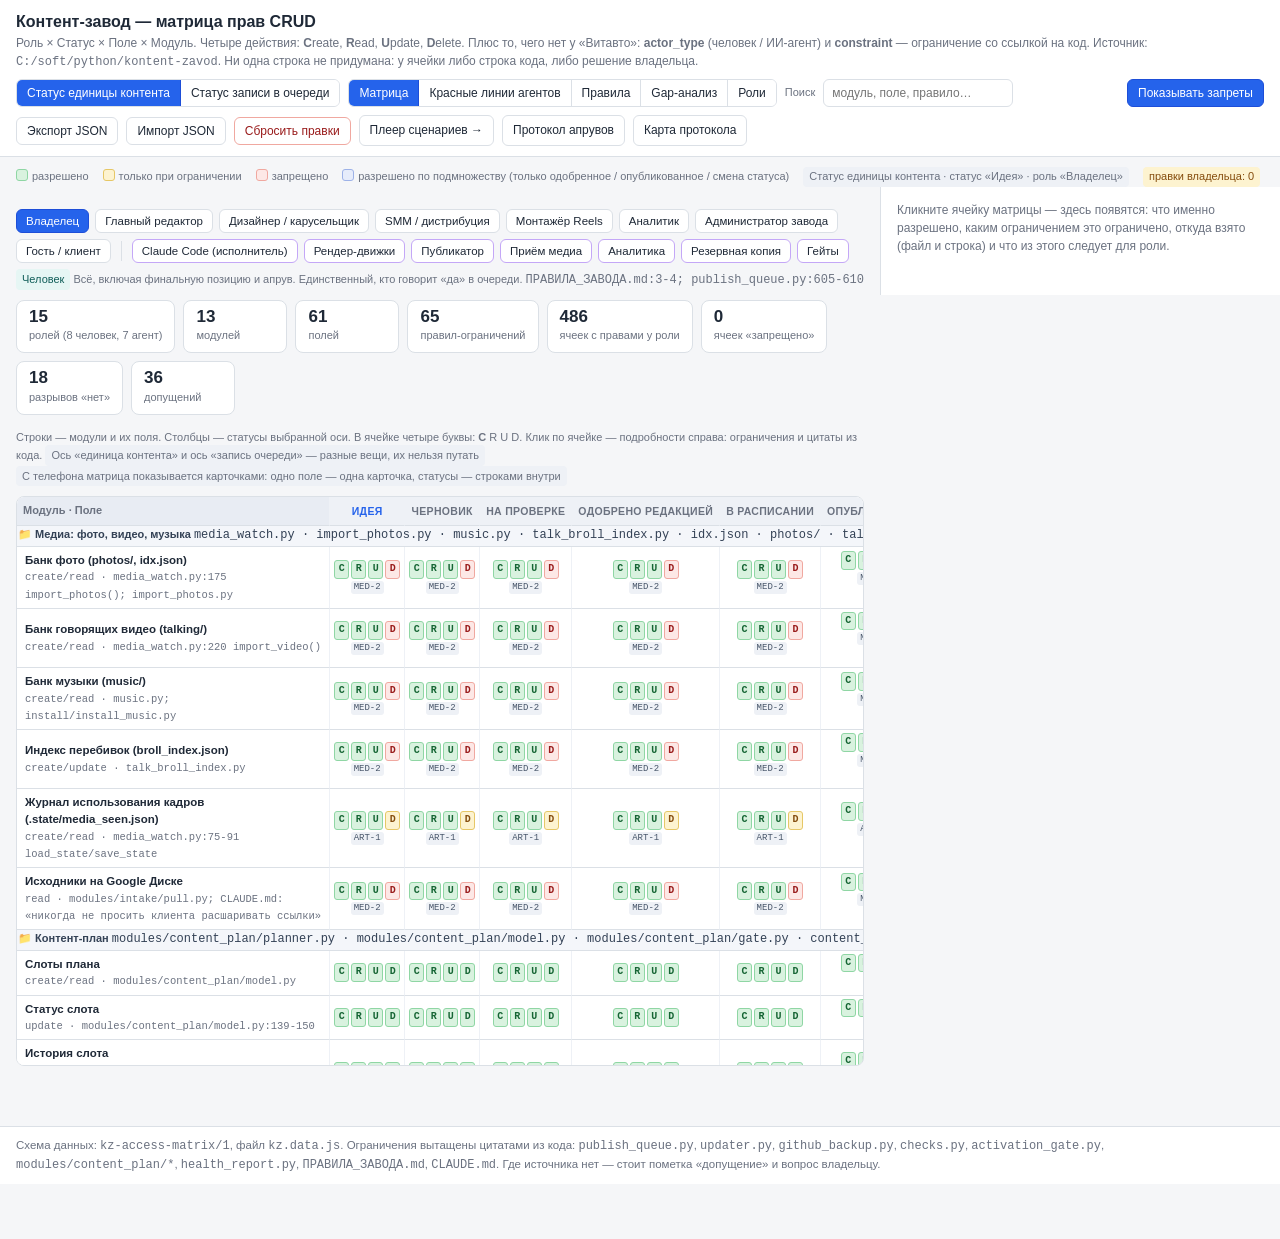
<file: index.html>
<!DOCTYPE html>
<html lang="ru">
<head>
<meta charset="UTF-8">
<meta name="viewport" content="width=device-width, initial-scale=1">
<title>Контент-завод — матрица прав CRUD (Роль × Статус × Поле × Модуль)</title>
<link rel="stylesheet" href="kz.css">
</head>
<body>

<header class="app">
  <h1>Контент-завод — матрица прав CRUD</h1>
  <div class="sub">
    Роль × Статус × Поле × Модуль. Четыре действия: <b>C</b>reate, <b>R</b>ead, <b>U</b>pdate, <b>D</b>elete.
    Плюс то, чего нет у «Витавто»: <b>actor_type</b> (человек / ИИ-агент) и <b>constraint</b> — ограничение со ссылкой на код.
    Источник: <code id="rootPath">C:/soft/python/kontent-zavod</code>. Ни одна строка не придумана: у ячейки либо строка кода, либо решение владельца.
  </div>
  <div class="toolbar">
    <div class="seg" id="levelSeg"></div>
    <div class="seg" id="viewSeg">
      <button data-view="matrix" class="active">Матрица</button>
      <button data-view="agents">Красные линии агентов</button>
      <button data-view="rules">Правила</button>
      <button data-view="gaps">Gap-анализ</button>
      <button data-view="roles">Роли</button>
    </div>
    <label class="inline">Поиск <input type="search" id="searchInput" placeholder="модуль, поле, правило…" style="width:190px"></label>
    <div class="grow"></div>
    <button id="btnToggleEmpty" class="toggle active" title="Показывать поля, где у роли вовсе нет прав">Показывать запреты</button>
    <button id="btnExport">Экспорт JSON</button>
    <button id="btnImport">Импорт JSON</button>
    <button id="btnReset" class="danger">Сбросить правки</button>
    <a class="btn" href="process.html">Плеер сценариев →</a>
    <a class="btn" href="approve.html">Протокол апрувов</a>
    <a class="btn" href="protocol-map.html">Карта протокола</a>
  </div>
</header>

<div class="legend">
  <span><span class="sw allow"></span>разрешено</span>
  <span><span class="sw conditional"></span>только при ограничении</span>
  <span><span class="sw deny"></span>запрещено</span>
  <span><span class="sw subset"></span>разрешено по подмножеству (только одобренное / опубликованное / смена статуса)</span>
  <span class="badge" id="statusLine"></span>
  <span class="badge draft" id="editBadge" hidden></span>
</div>

<div class="layout">
  <div class="main">

    <div class="roles-tabs" id="roleTabs"></div>
    <div class="hint" id="roleHint"></div>

    <div class="stats" id="statsRow"></div>

    <div class="view-panel" id="matrixView">
      <div class="hint">
        Строки — модули и их поля. Столбцы — статусы выбранной оси.
        В ячейке четыре буквы: <b>C</b> R U D. Клик по ячейке — подробности справа: ограничения и цитаты из кода.
        <span class="badge">Ось «единица контента» и ось «запись очереди» — разные вещи, их нельзя путать</span>
        <span class="badge">С телефона матрица показывается карточками: одно поле — одна карточка, статусы — строками внутри</span>
      </div>
      <div class="matrix-wrap"><table class="matrix" id="matrixTable"></table></div>
    </div>

    <div class="view-panel" id="agentsView" hidden></div>
    <div class="view-panel" id="rulesView" hidden></div>
    <div class="view-panel" id="gapsView" hidden></div>
    <div class="view-panel" id="rolesView" hidden></div>

  </div>

  <aside class="side" id="sidePanel">
    <div class="empty" id="sideEmpty">
      Кликните ячейку матрицы — здесь появятся: что именно разрешено, каким ограничением это ограничено,
      откуда взято (файл и строка) и что из этого следует для роли.
    </div>
    <div id="sideContent" hidden></div>
  </aside>
</div>

<footer class="app" style="padding:10px 16px;color:var(--muted);font-size:11.5px;border-top:1px solid var(--border);background:var(--panel);position:static;">
  Схема данных: <code>kz-access-matrix/1</code>, файл <code>kz.data.js</code>.
  Ограничения вытащены цитатами из кода: <code>publish_queue.py</code>, <code>updater.py</code>, <code>github_backup.py</code>,
  <code>checks.py</code>, <code>activation_gate.py</code>, <code>modules/content_plan/*</code>, <code>health_report.py</code>,
  <code>ПРАВИЛА_ЗАВОДА.md</code>, <code>CLAUDE.md</code>. Где источника нет — стоит пометка «допущение» и вопрос владельцу.
</footer>

<script src="kz.data.js"></script>
<script>
(function () {
  'use strict';

  var KZ = window.KZ;
  if (!KZ) { document.body.innerHTML = '<p style="padding:20px">Не загрузился kz.data.js</p>'; return; }

  /* ── Индексы ─────────────────────────────────────────────────────────── */
  var ROLES_BY_ID = {}, MODULES_BY_ID = {}, FIELDS_BY_ID = {}, LEVELS_BY_ID = {};
  KZ.roles.forEach(function (r) { ROLES_BY_ID[r.id] = r; });
  KZ.modules.forEach(function (m) {
    MODULES_BY_ID[m.id] = m;
    m.fields.forEach(function (f) { FIELDS_BY_ID[f.id] = { field: f, module: m }; });
  });
  KZ.levels.forEach(function (l) { LEVELS_BY_ID[l.id] = l; });

  var DENY = { c: 'deny', r: 'deny', u: 'deny', d: 'deny' };
  var STORAGE = 'kz_access_matrix_edits_v1';

  var state = {
    level: 'unit',
    role: KZ.roles[0].id,
    view: 'matrix',
    statusIdx: { unit: 0, queue: 0 },
    edits: {},          // "level|role|status|field" -> {c,r,u,d,constraints,note}
    search: '',
    showDeny: true,
    selected: null      // {field, status}
  };

  /* ── Загрузка правок ─────────────────────────────────────────────────── */
  function loadEdits() {
    try {
      var raw = localStorage.getItem(STORAGE);
      if (raw) state.edits = JSON.parse(raw) || {};
    } catch (e) { /* file:// без localStorage — работаем в памяти */ }
  }
  function saveEdits() {
    try { localStorage.setItem(STORAGE, JSON.stringify(state.edits)); } catch (e) {}
    var n = Object.keys(state.edits).length;
    var el = document.getElementById('editBadge');
    el.hidden = n === 0;
    el.textContent = 'правки владельца: ' + n;
  }
  function editKey(level, role, status, field) { return [level, role, status, field].join('|'); }

  /* ── Ядро: права конкретной ячейки ───────────────────────────────────── */
  function baseGrant(roleId, moduleId) {
    var byModule = KZ.grants[moduleId] || {};
    return byModule[roleId] || DENY;
  }

  function computeCell(levelId, roleId, statusId, fieldId) {
    var info = FIELDS_BY_ID[fieldId];
    if (!info) return null;
    var moduleId = info.module.id;
    var base = baseGrant(roleId, moduleId);
    var out = {
      c: base.c, r: base.r, u: base.u, d: base.d,
      constraints: (base.constraints || []).slice(),
      src: (base.src || []).slice(),
      note: base.note || '',
      layers: [{ kind: 'модуль', title: 'Права роли на модуль «' + info.module.title + '»', src: base.src || [], note: base.note || '' }]
    };

    // 1. исключения по полю
    KZ.fieldOverrides.forEach(function (o) {
      if (o.role !== roleId || o.field !== fieldId) return;
      ['c', 'r', 'u', 'd'].forEach(function (k) { if (o.patch[k]) out[k] = o.patch[k]; });
      out.src = out.src.concat(o.src || []);
      out.layers.push({ kind: 'поле', title: 'Исключение по полю', src: o.src || [], note: o.note || '' });
    });

    // 2. исключения по статусу (роль = null → все роли; модуль = null → все модули)
    KZ.statusOverrides.forEach(function (o) {
      if (o.level !== levelId || o.status !== statusId) return;
      if (o.role && o.role !== roleId) return;
      if (o.module && o.module !== moduleId) return;
      ['c', 'r', 'u', 'd'].forEach(function (k) { if (o.patch[k]) out[k] = o.patch[k]; });
      out.src = out.src.concat(o.src || []);
      out.layers.push({ kind: 'статус', title: 'Исключение по статусу', src: o.src || [], note: o.note || '' });
    });

    // 3. правка владельца поверх всего
    var ek = editKey(levelId, roleId, statusId, fieldId);
    if (state.edits[ek]) {
      var e = state.edits[ek];
      ['c', 'r', 'u', 'd'].forEach(function (k) { if (e[k]) out[k] = e[k]; });
      out.layers.push({ kind: 'правка', title: 'Правка владельца (в этой сессии / из файла)', src: ['правка в браузере'], note: e.note || '' });
      out.edited = true;
    }

    out.moduleId = moduleId;
    out.fieldId = fieldId;
    out.roleId = roleId;
    out.statusId = statusId;
    out.levelId = levelId;
    out.isAssumption = out.src.some(function (s) { return String(s).indexOf('assumption') === 0; });
    var anyAllow = ['c', 'r', 'u', 'd'].some(function (k) {
      var v = out[k];
      return v && v !== 'deny';
    });
    out.allDeny = !anyAllow;
    return out;
  }

  function statuses() { return LEVELS_BY_ID[state.level].statuses; }
  function curStatus() { return statuses()[state.statusIdx[state.level]] || statuses()[0]; }
  function modulesForLevel() {
    return KZ.modules.filter(function (m) { return m.axis.indexOf(state.level) !== -1; });
  }
  function ruleText(id) {
    var r = KZ.rules[id];
    return r ? r.text : '(правило не найдено: ' + id + ')';
  }
  function ruleTitle(id) { var r = KZ.rules[id]; return r ? r.title : id; }
  function esc(s) {
    return String(s == null ? '' : s).replace(/[&<>"]/g, function (c) {
      return { '&': '&amp;', '<': '&lt;', '>': '&gt;', '"': '&quot;' }[c];
    });
  }
  function rightCls(v) { return (KZ.rights[v] && KZ.rights[v].cls) || 'deny'; }
  function rightShort(v) { return (KZ.rights[v] && KZ.rights[v].short) || v; }

  /* ── Отрисовка шапки и вкладок ───────────────────────────────────────── */
  function renderLevelSeg() {
    document.getElementById('levelSeg').innerHTML = KZ.levels.map(function (l) {
      return '<button data-level="' + l.id + '" class="' + (l.id === state.level ? 'active' : '') + '">' + esc(l.title) + '</button>';
    }).join('');
  }

  function renderRoleTabs() {
    var html = '';
    KZ.roleGroups.forEach(function (grp, gi) {
      if (gi) html += '<span class="sep"></span>';
      KZ.roles.filter(function (r) { return grp.types.indexOf(r.type) !== -1; }).forEach(function (r) {
        html += '<button data-role="' + r.id + '" class="' + (r.type === 'agent' ? 'agent' : '') + (r.id === state.role ? ' active' : '') + '">' +
          esc(r.title) + '</button>';
      });
    });
    document.getElementById('roleTabs').innerHTML = html;
    var r = ROLES_BY_ID[state.role];
    document.getElementById('roleHint').innerHTML =
      '<span class="badge ' + (r.type === 'agent' ? 'agent' : 'human') + '">' + KZ.actorTypes[r.type].title + '</span> ' +
      esc(r.what) + ' <span class="mono" style="color:var(--muted)">' + esc(r.src) + '</span>';
  }

  function renderStats() {
    var s = KZ.stats;
    var cells = 0, deny = 0;
    modulesForLevel().forEach(function (m) {
      m.fields.forEach(function (f) {
        statuses().forEach(function (st) {
          var c = computeCell(state.level, state.role, st.id, f.id);
          if (c.allDeny) deny++; else cells++;
        });
      });
    });
    document.getElementById('statsRow').innerHTML =
      '<div class="stat"><b>' + s.roles + '</b><span>ролей (' + s.humans + ' человек, ' + s.agents + ' агент)</span></div>' +
      '<div class="stat"><b>' + s.modules + '</b><span>модулей</span></div>' +
      '<div class="stat"><b>' + s.fields + '</b><span>полей</span></div>' +
      '<div class="stat"><b>' + s.rules + '</b><span>правил-ограничений</span></div>' +
      '<div class="stat"><b>' + cells + '</b><span>ячеек с правами у роли</span></div>' +
      '<div class="stat"><b>' + deny + '</b><span>ячеек «запрещено»</span></div>' +
      '<div class="stat"><b>' + s.gapNone + '</b><span>разрывов «нет»</span></div>' +
      '<div class="stat"><b>' + s.assumptions + '</b><span>допущений</span></div>';
  }

  /* ── Отрисовка матрицы ───────────────────────────────────────────────── */
  function cellHtml(cell) {
    if (!cell) return '';
    var chips = KZ.rightKeys.map(function (k) {
      return '<span class="rc ' + rightCls(cell[k]) + '" title="' + esc(KZ.rightNames[k] + ': ' + (KZ.rights[cell[k]] ? KZ.rights[cell[k]].title : cell[k])) + '">' + k.toUpperCase() + '</span>';
    }).join('');
    var cons = '';
    if (cell.constraints.length) {
      cons = '<div class="constraints">' + cell.constraints.slice(0, 3).map(function (id) {
        var t = ruleTitle(id) + ' — ' + ruleText(id);
        return '<span class="rchip" title="' + esc(t) + '">' + esc(id.replace(/^R-/, '')) + '</span>';
      }).join('') + (cell.constraints.length > 3 ? '<span class="rchip">+' + (cell.constraints.length - 3) + '</span>' : '') + '</div>';
    }
    var marks = '';
    if (cell.isAssumption) marks += '<span class="srcdot assume" title="Есть допущение — уточнить у владельца"></span>';
    if (cell.edited) marks += '<span class="srcdot" style="background:var(--accent)" title="Правка владельца"></span>';
    return '<div class="cell-stack"><div class="rights">' + chips + '</div>' + cons + (marks ? '<div>' + marks + '</div>' : '') + '</div>';
  }

  function renderMatrix() {
    var mods = modulesForLevel();
    var sts = statuses();
    var html = '<thead><tr><th class="col-head">Модуль · Поле</th>';
    sts.forEach(function (s, i) {
      html += '<th data-status-idx="' + i + '"' + (i === state.statusIdx[state.level] ? ' style="color:var(--accent)"' : '') + '>' + esc(s.title) + '</th>';
    });
    html += '</tr></thead><tbody>';

    mods.forEach(function (m) {
      html += '<tr class="grp-row" data-module="' + m.id + '"><td colspan="' + (sts.length + 1) + '">' +
        '📁 ' + esc(m.title) + ' <span class="mono" style="font-weight:400">' + esc(m.files.join(' · ')) + '</span></td></tr>';
      m.fields.forEach(function (f) {
        var anyRight = sts.some(function (st) { return !computeCell(state.level, state.role, st.id, f.id).allDeny; });
        var hide = (!state.showDeny && !anyRight);
        if (state.search) {
          var q = state.search.toLowerCase();
          var hay = (m.title + ' ' + f.title + ' ' + m.files.join(' ') + ' ' + f.kind).toLowerCase();
          if (hay.indexOf(q) === -1) hide = true;
        }
        // data-module и data-status — для карточек на телефоне: там таблица
        // превращается в карточки, и подписи берутся из этих атрибутов.
        html += '<tr data-field="' + f.id + '" data-module="' + esc(m.title) + '" class="' + (hide ? 'hidden' : '') + '">' +
          '<td class="col-head"><b>' + esc(f.title) + '</b><br>' +
          '<span class="mono" style="color:var(--muted);font-size:10.5px">' + esc(f.kind) + ' · ' + esc(f.src) + '</span></td>';
        sts.forEach(function (st, i) {
          var cell = computeCell(state.level, state.role, st.id, f.id);
          var sel = state.selected && state.selected.field === f.id && state.selected.status === i;
          var isCur = (i === state.statusIdx[state.level]);
          html += '<td class="matrix-cell' + (sel ? ' selected' : '') + (isCur ? ' is-current' : '') +
            '" data-field="' + f.id + '" data-status-idx="' + i + '" data-status="' + esc(st.title) + '">' +
            cellHtml(cell) + '</td>';
        });
        html += '</tr>';
      });
    });
    html += '</tbody>';
    document.getElementById('matrixTable').innerHTML = html;
  }

  /* ── Подробности ячейки справа ───────────────────────────────────────── */
  function renderSide() {
    var el = document.getElementById('sideContent');
    var empty = document.getElementById('sideEmpty');
    if (!state.selected) { el.hidden = true; empty.hidden = false; return; }
    empty.hidden = true; el.hidden = false;

    var f = FIELDS_BY_ID[state.selected.field];
    var st = statuses()[state.selected.status];
    var cell = computeCell(state.level, state.role, st.id, state.selected.field);
    var role = ROLES_BY_ID[state.role];
    var m = MODULES_BY_ID[cell.moduleId];

    var rightsHtml = KZ.rightKeys.map(function (k) {
      var opts = Object.keys(KZ.rights).map(function (v) {
        return '<option value="' + v + '"' + (v === cell[k] ? ' selected' : '') + '>' + esc(KZ.rights[v].title) + '</option>';
      }).join('');
      return '<tr><td><b>' + k.toUpperCase() + '</b></td><td>' + esc(KZ.rightNames[k].split('—')[1].trim()) + '</td>' +
        '<td><select data-right="' + k + '">' + opts + '</select></td></tr>';
    }).join('');

    var constraintsHtml = cell.constraints.length ? cell.constraints.map(function (id) {
      return '<div class="rule-item"><span class="rid">' + esc(id) + '</span> ' +
        '<div class="rtitle"><b>' + esc(ruleTitle(id)) + '</b></div>' +
        '<div>' + esc(ruleText(id)) + '</div>' +
        '<div class="rsrc">' + esc((KZ.rules[id] || {}).src || '') + '</div></div>';
    }).join('') : '<div class="hint">Ограничений нет — право действует без оговорок.</div>';

    var layersHtml = cell.layers.map(function (l) {
      return '<div class="card tight"><b>' + esc(l.kind) + ':</b> ' + esc(l.title) +
        (l.note ? '<div class="hint" style="margin:4px 0 0">' + esc(l.note) + '</div>' : '') +
        (l.src && l.src.length ? '<div class="quote">' + l.src.map(esc).join('\n') + '</div>' : '') + '</div>';
    }).join('');

    el.innerHTML =
      '<h3>' + esc(f.field.title) + '</h3>' +
      '<div class="hint">модуль «' + esc(m.title) + '» · статус «' + esc(st.title) + '» · роль «' + esc(role.title) + '»</div>' +
      (cell.isAssumption ? '<div class="card warn tight">В этой ячейке есть <b>допущение</b>: строка кода её не подтверждает. Смотрите вопросы владельцу в опроснике.</div>' : '') +
      (cell.note ? '<div class="quote warn">' + esc(cell.note) + '</div>' : '') +
      '<table class="tbl"><thead><tr><th>Действие</th><th>Что значит</th><th>Право</th></tr></thead><tbody>' + rightsHtml + '</tbody></table>' +
      '<div class="hint">Значения: разрешено / запрещено / только при ограничении / по подмножеству (только одобренное, только опубликованное, только смена статуса).</div>' +
      '<h4>Ограничения</h4>' + constraintsHtml +
      '<h4>Откуда взято</h4>' + layersHtml +
      '<h4>Правка владельца</h4>' +
      '<div class="hint">Правку можно внести здесь — она живёт только в браузере и выгружается кнопкой «Экспорт JSON».</div>' +
      '<textarea id="editNote" rows="2" placeholder="почему так (необязательно)">' + esc((state.edits[editKey(state.level, state.role, st.id, state.selected.field)] || {}).note || '') + '</textarea>' +
      '<div style="margin-top:8px;display:flex;gap:6px;flex-wrap:wrap">' +
      '<button class="primary" id="btnApplyEdit">Внести правку</button>' +
      '<button id="btnClearEdit">Убрать правку ячейки</button></div>';

    el.querySelectorAll('select[data-right]').forEach(function (sel) {
      sel.addEventListener('change', function () {
        var patch = {};
        patch[sel.dataset.right] = sel.value;
        applyEdit(patch);
      });
    });
    document.getElementById('btnApplyEdit').addEventListener('click', function () { applyEdit({}); });
    document.getElementById('btnClearEdit').addEventListener('click', function () {
      delete state.edits[editKey(state.level, state.role, st.id, state.selected.field)];
      saveEdits(); renderAll();
    });
  }

  function applyEdit(patch) {
    var st = curStatus();
    var ek = editKey(state.level, state.role, st.id, state.selected.field);
    var cell = computeCell(state.level, state.role, st.id, state.selected.field);
    var noteEl = document.getElementById('editNote');
    state.edits[ek] = {
      c: cell.c, r: cell.r, u: cell.u, d: cell.d,
      constraints: cell.constraints,
      note: noteEl ? noteEl.value : (cell.note || '')
    };
    Object.keys(patch).forEach(function (k) { state.edits[ek][k] = patch[k]; });
    saveEdits(); renderAll();
  }

  /* ── Вид: красные линии агентов ──────────────────────────────────────── */
  function renderAgents() {
    var html = '<div class="card warn"><b>Пятая ось матрицы.</b> У «Витавто» агентов не было. Здесь агент — полноценный исполнитель, ' +
      'поэтому у него есть глобальные запреты, которые сильнее любой выданной роли: их невозможно снять правкой ячейки.</div>';

    html += '<h2>Что агент не делает никогда</h2><table class="tbl"><thead><tr><th>Агент</th><th>Запрещено</th><th>Почему — цитата</th></tr></thead><tbody>';
    var redLines = [
      ['agent_claude', 'Публиковать (--send), одобрять (--approve), менять .env / license.key / config/, удалять медиа и журналы, отправлять личные данные наружу', 'publish_queue.py:605-610; updater.py:123-130; CLAUDE.md'],
      ['agent_claude', 'Ставить статус approved в очереди', 'publish_queue.py:114-115 «Статус, который ставит ТОЛЬКО cmd_approve(), то есть человек своей командой»'],
      ['agent_claude', 'Собирать контент инструментами vidIQ', 'CLAUDE.md «vidiq_* — ТОЛЬКО РАЗВЕДКА»'],
      ['agent_claude', 'Просить владельца расшарить ссылку на его же файлы', 'CLAUDE.md «НИКОГДА не проси клиента расшаривать ссылки на его собственные файлы»'],
      ['agent_render', 'Читать .env, license.key, data/RESTRICTED; удалять исходники; перезаписывать photos/, talking/, music/', 'updater.py:123-130 (зона _FORBIDDEN)'],
      ['agent_publish', 'Создавать записи очереди; трогать pending и expired; работать без --send; публиковать без is_approved()', 'publish_queue.py:673-679; publish_queue.py:753; publish_queue.py:136-145'],
      ['agent_intake', 'Удалять и переименовывать исходники на Диске; переписывать индекс задним числом', 'modules/intake/pull.py; media_watch.py:99-152'],
      ['agent_analytics', 'Писать в content_plan/; менять статусы публикаций', 'modules/analytics/published.py'],
      ['agent_backup', 'Отправлять .env, license.key, медиа, out_*, .state/; публичный репозиторий; отправку при найденном секрете', 'github_backup.py:162-200; github_backup.py:744'],
      ['agent_gate', 'Разрешать что-либо; отключаться на клиентской сборке', 'checks.py:281; activation_gate.py:31-53']
    ];
    redLines.forEach(function (row) {
      html += '<tr><td class="rowhead">' + esc(ROLES_BY_ID[row[0]].title) + '</td><td>' + esc(row[1]) + '</td><td class="cite">' + esc(row[2]) + '</td></tr>';
    });
    html += '</tbody></table>';

    html += '<h2>Аксиомы, на которых стоит матрица</h2><table class="tbl"><thead><tr><th>#</th><th>Правило</th><th>Источник</th></tr></thead><tbody>';
    KZ.axioms.forEach(function (a) {
      html += '<tr><td class="cite">' + esc(a.id) + '</td><td>' + esc(a.text) + '</td><td class="cite">' + esc(a.src) + '</td></tr>';
    });
    html += '</tbody></table>';

    html += '<h2>Технические допуски: ролью не выдаются</h2>' +
      '<div class="card"><p style="margin-top:0">Активация, лицензия и <code>.env</code> — не роль. Их нельзя «выдать правами»: ' +
      'только переустановкой, активацией или решением владельца.</p>' +
      '<ul><li><b>activation_gate.allow()</b> — гейт активации перед публикацией и рендером: <span class="mono">activation_gate.py:31-53</span>. ' +
      'Гейт недоступен — операция разрешается с предупреждением (осознанное послабление аварийного случая).</li>' +
      '<li><b>Лицензия</b> — <span class="mono">installer/activation.py</span>, файл <code>license.key</code> в <code>_DENY_NAMES</code>.</li>' +
      '<li><b>Ключи площадок</b> — <code>.env</code>, зона <code>_FORBIDDEN</code>. Владелец — единственный, кому открыто чтение.</li></ul></div>';

    document.getElementById('agentsView').innerHTML = html;
  }

  /* ── Вид: правила ────────────────────────────────────────────────────── */
  function renderRules() {
    var ids = Object.keys(KZ.rules).sort();
    var html = '<div class="hint">Ограничения в матрице ссылаются сюда. У каждого правила — его источник в коде или в правилах завода.</div>';
    html += '<table class="tbl"><thead><tr><th>ID</th><th>Правило</th><th>Что именно запрещено / требуется</th><th>Источник</th></tr></thead><tbody>';
    ids.forEach(function (id) {
      var r = KZ.rules[id];
      html += '<tr><td class="cite">' + esc(id) + '</td><td class="rowhead">' + esc(r.title) + '</td><td>' + esc(r.text) + '</td><td class="cite">' + esc(r.src) + '</td></tr>';
    });
    html += '</tbody></table>';
    document.getElementById('rulesView').innerHTML = html;
  }

  /* ── Вид: gap-анализ ─────────────────────────────────────────────────── */
  function renderGaps() {
    var s = KZ.stats;
    var html = '<div class="hint">Состояние каждой сущности по шагам работы: <b>есть</b> — работает в коде, ' +
      '<b>частично</b> — есть половина, <b>нет</b> — разрыв. Отдельной строкой показан Delete: почти везде его нет.</div>';
    html += '<div class="stats">' +
      '<div class="stat"><b>' + s.gapYes + '</b><span>есть</span></div>' +
      '<div class="stat"><b>' + s.gapPart + '</b><span>частично</span></div>' +
      '<div class="stat"><b>' + s.gapNone + '</b><span>нет / разрыв</span></div></div>';
    html += '<table class="tbl"><thead><tr><th>Модуль</th><th>Шаг</th><th>Состояние</th><th>Что именно</th><th>Источник</th></tr></thead><tbody>';
    KZ.gaps.forEach(function (x) {
      var cls = x.state === 'есть' ? 'ok' : (x.state === 'частично' ? 'part' : 'no');
      html += '<tr><td class="rowhead">' + esc(x.module) + '</td><td>' + esc(x.aspect) + '</td>' +
        '<td><span class="pill ' + cls + '">' + esc(x.state) + '</span></td><td>' + esc(x.note) + '</td>' +
        '<td class="cite">' + esc(x.src) + '</td></tr>';
    });
    html += '</tbody></table>';
    html += '<h2>Что из этого следует</h2><div class="card"><ol>' +
      '<li><b>Удаление — самое слабое место матрицы.</b> Из 25 разрывов 14 — «нет», и половина из них про Delete и retention. ' +
      'Это не поломка, а осознанная поза кода: материалы не удаляют, а архивируют.</li>' +
      '<li><b>Право Delete нельзя выдать ни одной роли, включая владельца</b> — на .env, license.key, config/, .state/, photos/, talking/, music/, out_*: ' +
      'это уже запрещено <span class="mono">updater._FORBIDDEN</span>. Матрица обязана это повторять, а не «разрешать владельцу всё».</li>' +
      '<li><b>Предохранитель публикации — сильнее любой роли.</b> Ни один агент не получает Create/Update в очереди так, чтобы это позволило обойти is_approved().</li>' +
      '<li><b>Ретенции нет.</b> Единственное исключение — одноразовый <code>.vk_pkce.json</code> после входа ВК. Остальное живёт вечно, потому что решать это — владельцу (вопрос 6 опросника).</li>' +
      '<li><b>Апрува на новый канал нет.</b> Подключение площадки в коде не требует подтверждения — это единственная «дырка» в протоколе (вопрос 7).</li>' +
      '</ol></div>';
    document.getElementById('gapsView').innerHTML = html;
  }

  /* ── Вид: роли ───────────────────────────────────────────────────────── */
  function renderRoles() {
    var html = '<div class="hint">Роли людей и роли агентов. У агента есть <b>actor_type</b>, и это меняет не набор действий, а само право решать.</div>';
    html += '<table class="tbl"><thead><tr><th>Роль</th><th>Тип</th><th>Что делает</th><th>Модулей с правами</th><th>Источник</th></tr></thead><tbody>';
    KZ.roles.forEach(function (r) {
      var withRights = KZ.modules.filter(function (m) {
        var cell = baseGrant(r.id, m.id);
        return ['c', 'r', 'u', 'd'].some(function (k) { return cell[k] && cell[k] !== 'deny'; });
      });
      html += '<tr><td class="rowhead">' + esc(r.title) + '<br><span class="mono" style="color:var(--muted)">' + esc(r.id) + '</span></td>' +
        '<td><span class="badge ' + (r.type === 'agent' ? 'agent' : 'human') + '">' + esc(KZ.actorTypes[r.type].title) + '</span></td>' +
        '<td>' + esc(r.what) + '</td>' +
        '<td>' + withRights.length + ' — <span class="mono" style="font-size:10.5px">' + esc(withRights.map(function (m) { return m.title; }).join(', ')) + '</span></td>' +
        '<td class="cite">' + esc(r.src) + '</td></tr>';
    });
    html += '</tbody></table>';
    document.getElementById('rolesView').innerHTML = html;
  }

  /* ── Экспорт / импорт ────────────────────────────────────────────────── */
  function buildExport() {
    var cells = [];
    KZ.levels.forEach(function (lvl) {
      KZ.roles.forEach(function (r) {
        lvl.statuses.forEach(function (st) {
          KZ.modules.forEach(function (m) {
            if (m.axis.indexOf(lvl.id) === -1) return;
            m.fields.forEach(function (f) {
              var c = computeCell(lvl.id, r.id, st.id, f.id);
              cells.push({
                level: lvl.id, role: r.id, actor_type: r.type, status: st.id,
                module: m.id, field: f.id,
                c: c.c, r: c.r, u: c.u, d: c.d,
                constraints: c.constraints, note: c.note,
                src: c.src, edited: !!c.edited, assumption: !!c.isAssumption
              });
            });
          });
        });
      });
    });

    var entities = KZ.modules.map(function (m) {
      var crud = {};
      KZ.roles.forEach(function (r) {
        var g = baseGrant(r.id, m.id);
        crud[r.id] = { actor_type: r.type, c: g.c, r: g.r, u: g.u, d: g.d, constraints: g.constraints, src: g.src, note: g.note };
      });
      return { id: m.id, title: m.title, axis: m.axis, files: m.files, note: m.note, fields: m.fields, crud: crud };
    });

    return {
      schema: KZ.schema,
      project: KZ.project,
      version: KZ.version,
      exported_at: new Date().toISOString(),
      statuses: {
        unit: LEVELS_BY_ID.unit.statuses.map(function (s) { return s.id; }),
        queue: LEVELS_BY_ID.queue.statuses.map(function (s) { return s.id; })
      },
      roles: KZ.roles.map(function (r) { return { id: r.id, actor_type: r.type, title: r.title, what: r.what, src: r.src }; }),
      entities: entities,
      rights: KZ.rights,
      rules: KZ.rules,
      gaps: KZ.gaps,
      open_questions: KZ.openQuestions,
      owner_edits: state.edits,
      cells: cells
    };
  }

  function download(name, text) {
    var blob = new Blob([text], { type: 'application/json;charset=utf-8' });
    var url = URL.createObjectURL(blob);
    var a = document.createElement('a');
    a.href = url; a.download = name; a.click();
    setTimeout(function () { URL.revokeObjectURL(url); }, 1500);
  }

  function importJson(text) {
    var data;
    try { data = JSON.parse(text); } catch (e) { alert('Это не JSON: ' + e.message); return; }
    if (data.schema && data.schema.indexOf('kz-access-matrix') !== 0) {
      alert('Схема файла: ' + data.schema + '. Ожидается kz-access-matrix/1.');
      return;
    }
    if (data.owner_edits && typeof data.owner_edits === 'object') {
      state.edits = data.owner_edits; saveEdits(); renderAll();
      alert('Правки владельца загружены: ' + Object.keys(state.edits).length + ' ячеек.');
      return;
    }
    if (Array.isArray(data.cells)) {
      var n = 0;
      data.cells.forEach(function (c) {
        if (!c || !c.field || !c.status || !c.role || !c.level) return;
        state.edits[editKey(c.level, c.role, c.status, c.field)] = {
          c: c.c, r: c.r, u: c.u, d: c.d, constraints: c.constraints || [], note: c.note || ''
        };
        n++;
      });
      saveEdits(); renderAll();
      alert('Загружено ячеек: ' + n + '. Каждая стала правкой владельца.');
      return;
    }
    alert('В файле нет ни owner_edits, ни cells — импортировать нечего.');
  }

  /* ── Сводная отрисовка ───────────────────────────────────────────────── */
  function renderAll() {
    document.getElementById('rootPath').textContent = KZ.root;
    document.getElementById('statusLine').textContent =
      LEVELS_BY_ID[state.level].title + ' · статус «' + curStatus().title + '» · роль «' + ROLES_BY_ID[state.role].title + '»';
    renderLevelSeg(); renderRoleTabs(); renderStats();
    renderMatrix(); renderSide();
    ['matrix', 'agents', 'rules', 'gaps', 'roles'].forEach(function (v) {
      var el = document.getElementById(v + 'View');
      if (el) el.hidden = (state.view !== v);
    });
    document.querySelectorAll('#viewSeg button').forEach(function (b) {
      b.classList.toggle('active', b.dataset.view === state.view);
    });
    document.getElementById('btnToggleEmpty').classList.toggle('active', state.showDeny);
  }

  /* ── События ─────────────────────────────────────────────────────────── */
  document.getElementById('roleTabs').addEventListener('click', function (e) {
    var b = e.target.closest('button[data-role]'); if (!b) return;
    state.role = b.dataset.role; state.selected = null; renderAll();
  });
  document.getElementById('levelSeg').addEventListener('click', function (e) {
    var b = e.target.closest('button[data-level]'); if (!b) return;
    state.level = b.dataset.level; state.selected = null; renderAll();
  });
  document.getElementById('viewSeg').addEventListener('click', function (e) {
    var b = e.target.closest('button[data-view]'); if (!b) return;
    state.view = b.dataset.view; renderAll();
  });
  document.getElementById('matrixTable').addEventListener('click', function (e) {
    var td = e.target.closest('td.matrix-cell'); if (!td) return;
    state.selected = { field: td.dataset.field, status: parseInt(td.dataset.statusIdx, 10) };
    state.statusIdx[state.level] = state.selected.status;
    renderAll();
    // С телефона панель подробностей уезжает под матрицу: подводим к ней,
    // иначе клик по ячейке выглядит так, будто ничего не произошло.
    if (window.KZMobile && window.KZMobile.isMobile && window.KZMobile.isMobile()) window.KZMobile.revealSide();
  });
  document.getElementById('searchInput').addEventListener('input', function (e) {
    state.search = e.target.value.trim(); renderMatrix();
  });
  document.getElementById('btnToggleEmpty').addEventListener('click', function () {
    state.showDeny = !state.showDeny; renderAll();
  });
  document.getElementById('btnExport').addEventListener('click', function () {
    download('kz-access-matrix-' + KZ.version + '.json', JSON.stringify(buildExport(), null, 2));
  });
  document.getElementById('btnImport').addEventListener('click', function () {
    var inp = document.createElement('input');
    inp.type = 'file'; inp.accept = '.json,application/json';
    inp.addEventListener('change', function () {
      var f = inp.files[0]; if (!f) return;
      var r = new FileReader();
      r.onload = function () { importJson(String(r.result)); };
      r.readAsText(f, 'utf-8');
    });
    inp.click();
  });
  document.getElementById('btnReset').addEventListener('click', function () {
    if (!confirm('Убрать все правки владельца? Матрица вернётся к состояниям из кода.')) return;
    state.edits = {}; saveEdits(); state.selected = null; renderAll();
  });

  /* ── Старт ───────────────────────────────────────────────────────────── */
  loadEdits();
  renderAgents(); renderRules(); renderGaps(); renderRoles();
  renderAll();
  saveEdits();
}());
</script>
<script src="kz.mobile.js"></script>
</body>
</html>
</file>
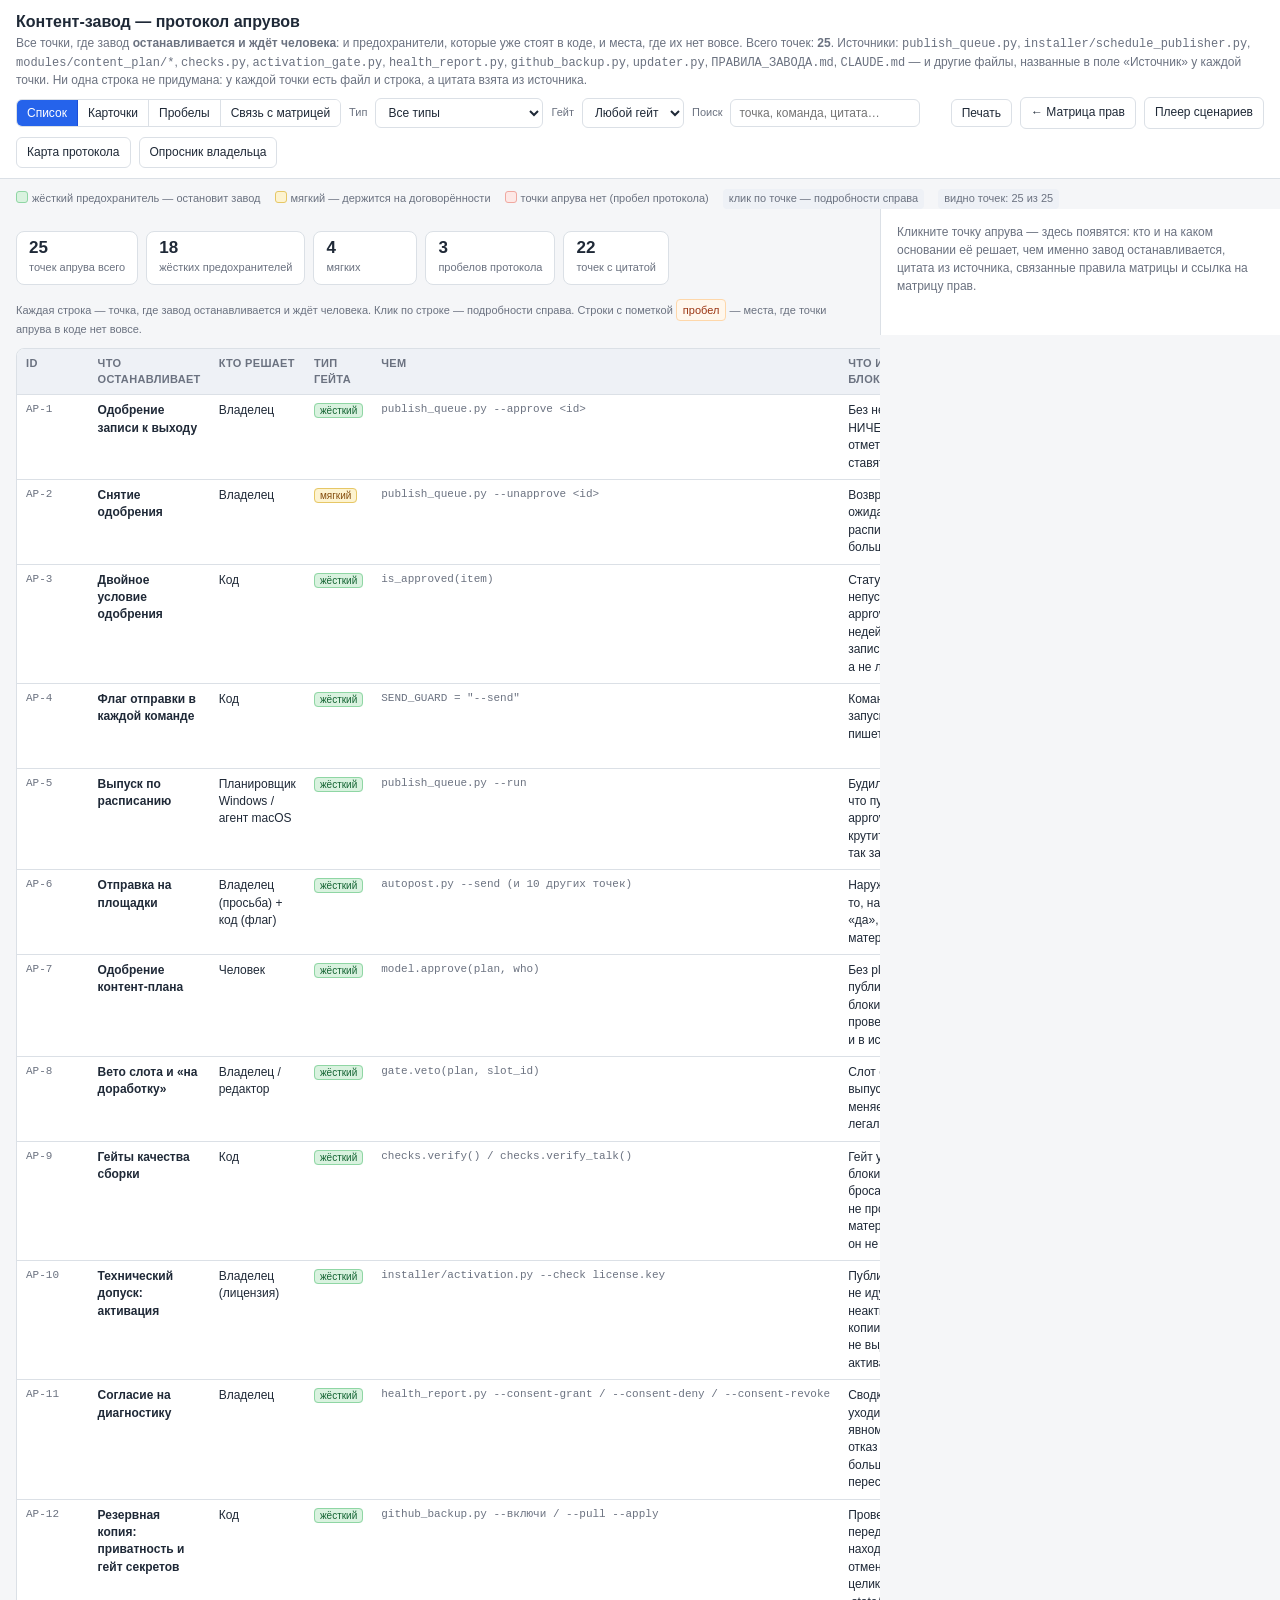
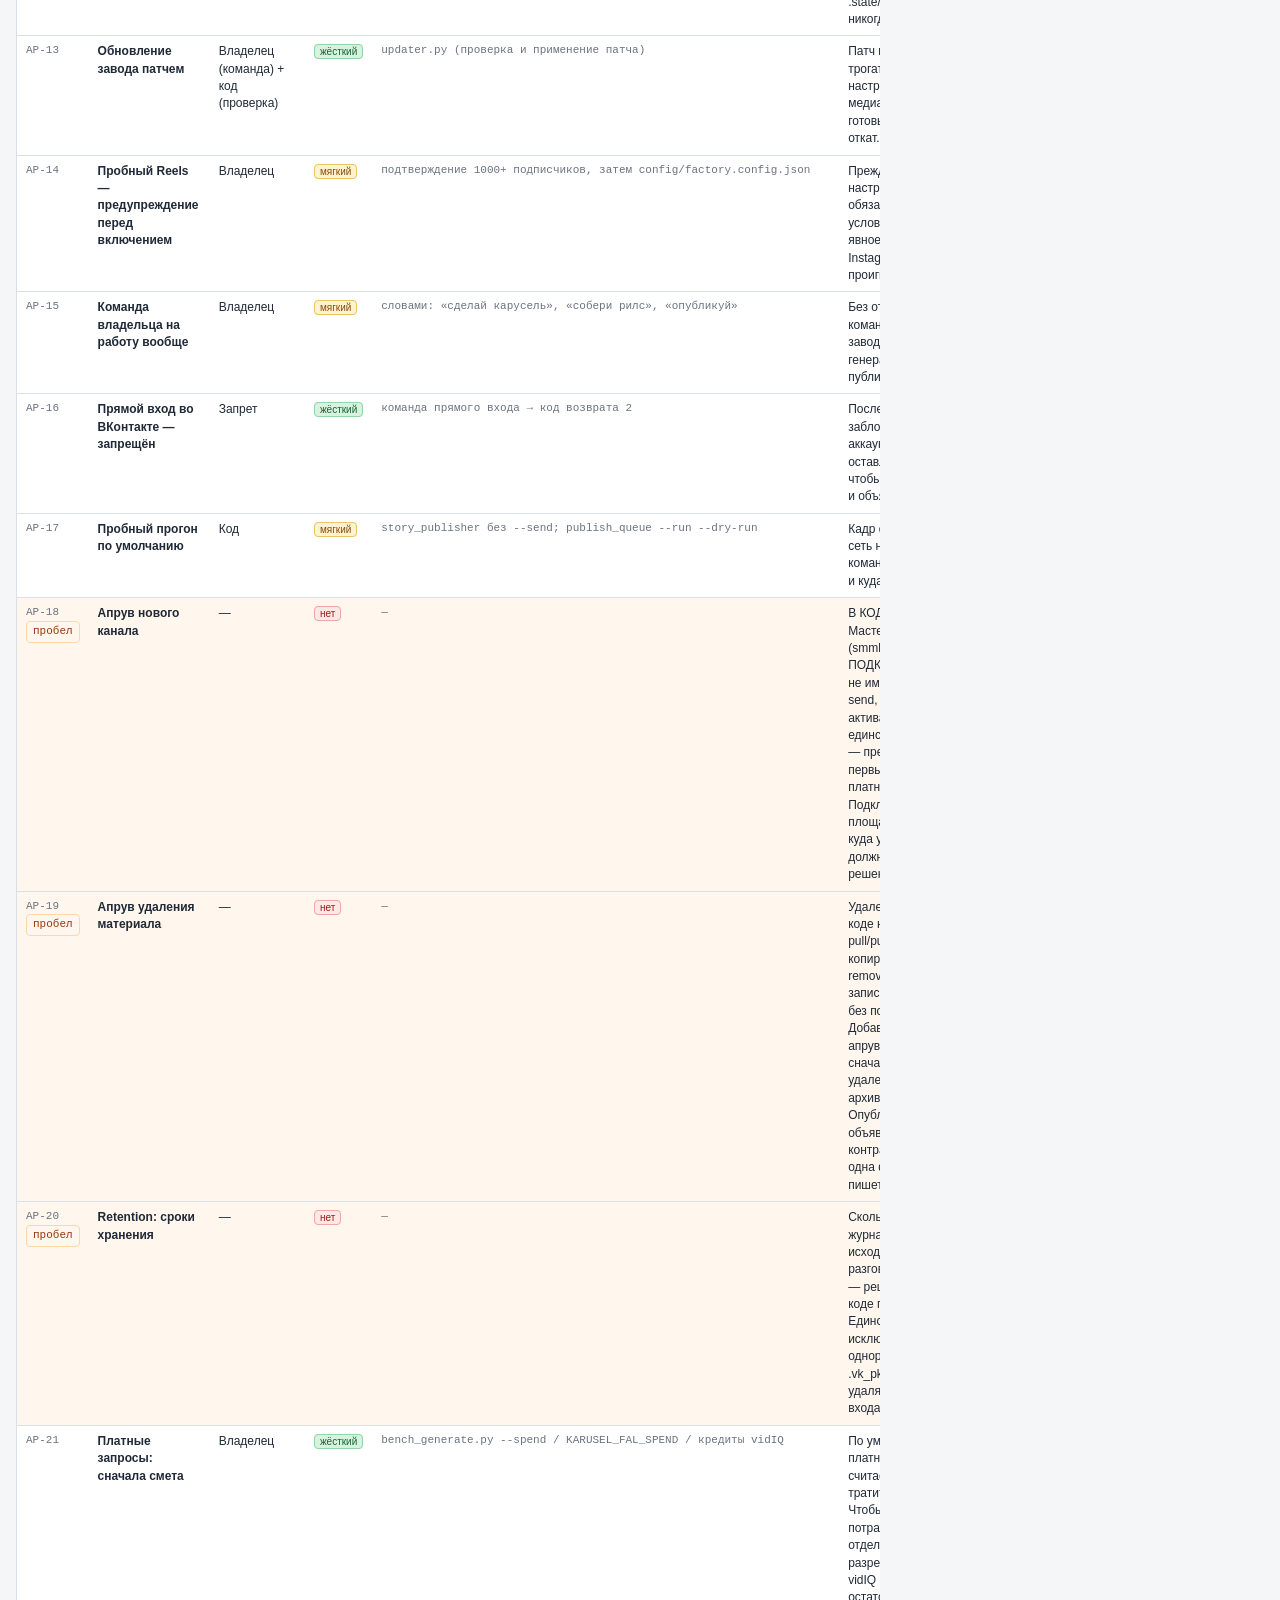
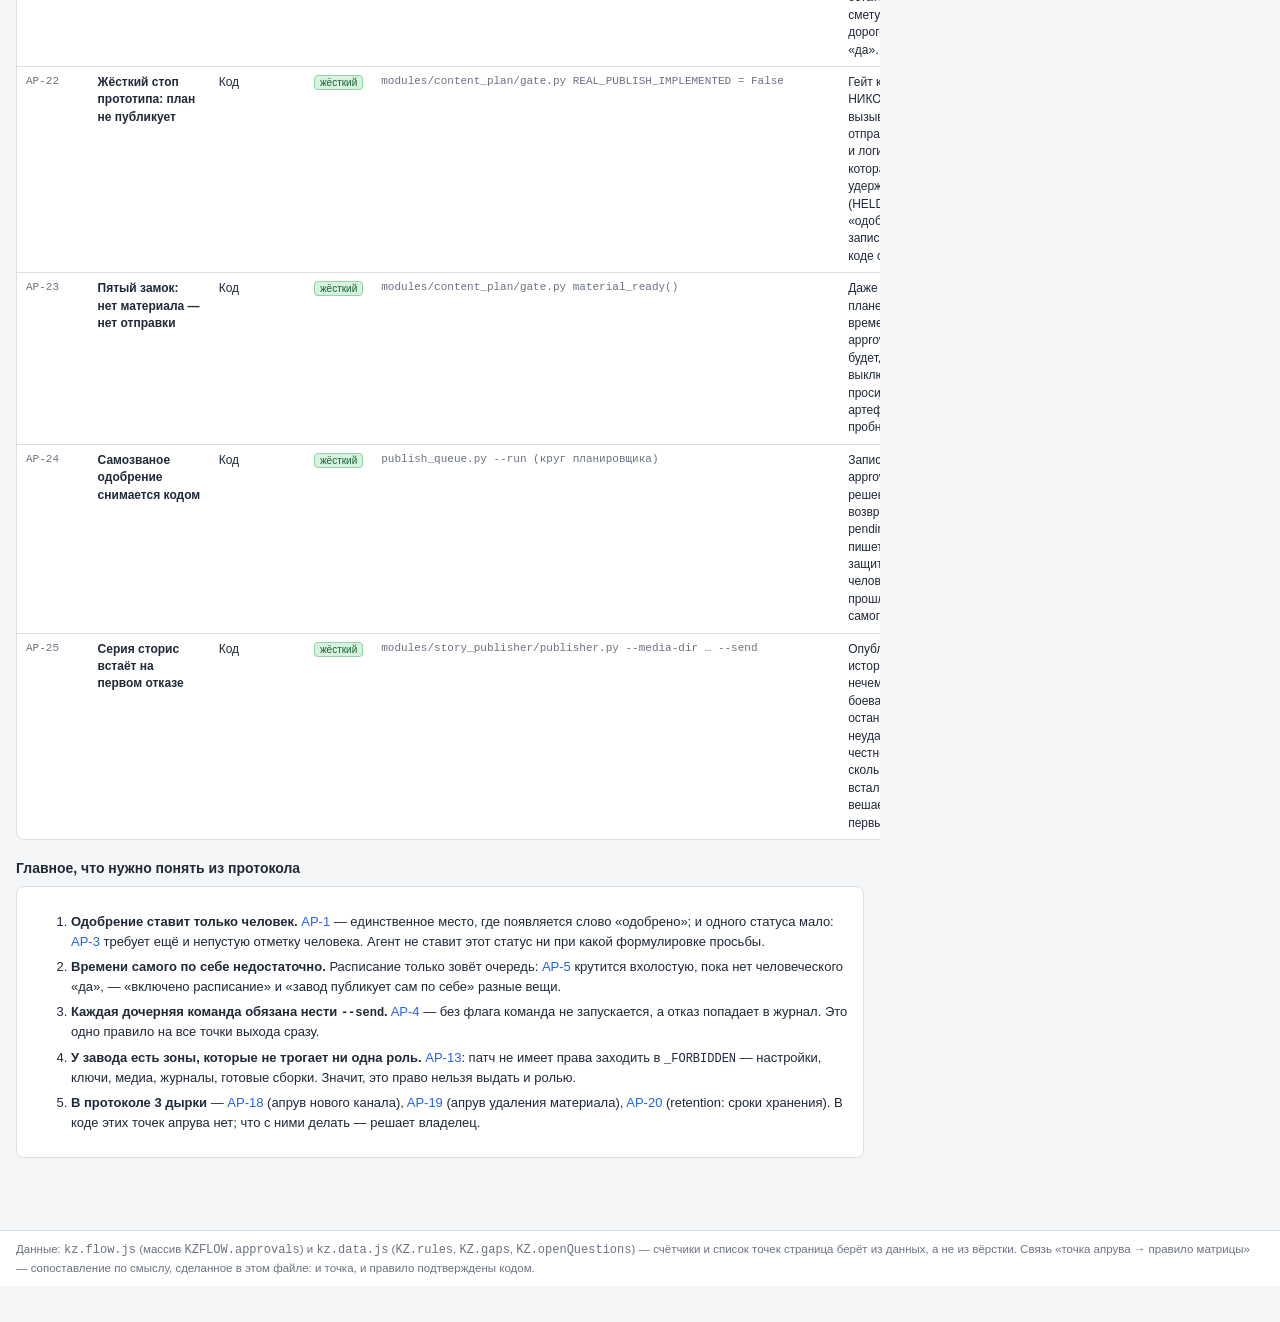
<file: approve.html>
<!DOCTYPE html>
<html lang="ru">
<head>
<meta charset="UTF-8">
<meta name="viewport" content="width=device-width, initial-scale=1">
<title>Контент-завод — протокол апрувов</title>
<link rel="stylesheet" href="kz.css">
<style>
  tr[data-ap],.map-card[data-ap],.card[data-ap]{cursor:pointer;}
  tr.sel-row td{background:var(--accent-soft);}
  tr.gap-row td{background:var(--warn-bg);}
  tr.gap-row:hover td{background:#ffefd9;}
  .gap-title{font-size:14px;font-weight:700;margin:0 0 4px;}
  .takeaway li{margin-bottom:6px;line-height:1.5;}
  .side-link{margin-top:10px;display:inline-block;}
</style>
</head>
<body>

<header class="app">
  <h1>Контент-завод — протокол апрувов</h1>
  <div class="sub">
    Все точки, где завод <b>останавливается и ждёт человека</b>: и предохранители, которые уже стоят в коде,
    и места, где их нет вовсе. Всего точек: <b id="subCount">—</b>.
    Источники: <code>publish_queue.py</code>, <code>installer/schedule_publisher.py</code>, <code>modules/content_plan/*</code>,
    <code>checks.py</code>, <code>activation_gate.py</code>, <code>health_report.py</code>, <code>github_backup.py</code>,
    <code>updater.py</code>, <code>ПРАВИЛА_ЗАВОДА.md</code>, <code>CLAUDE.md</code> — и другие файлы, названные в поле «Источник» у каждой точки.
    Ни одна строка не придумана: у каждой точки есть файл и строка, а цитата взята из источника.
  </div>
  <div class="toolbar">
    <div class="seg" id="viewSeg">
      <button data-view="list" class="active">Список</button>
      <button data-view="cards">Карточки</button>
      <button data-view="gaps">Пробелы</button>
      <button data-view="map">Связь с матрицей</button>
    </div>
    <label class="inline">Тип
      <select id="typeFilter">
        <option value="">Все типы</option>
        <option value="queue">Очередь публикации</option>
        <option value="publish">Отправка на площадки</option>
        <option value="plan">Контент-план</option>
        <option value="quality">Качество сборки</option>
        <option value="technical">Технический допуск</option>
        <option value="process">Процесс</option>
        <option value="deny">Запрет</option>
        <option value="gap">Пробел протокола</option>
      </select>
    </label>
    <label class="inline">Гейт
      <select id="gateFilter">
        <option value="">Любой гейт</option>
        <option value="жёсткий">жёсткий</option>
        <option value="мягкий">мягкий</option>
        <option value="нет">нет</option>
      </select>
    </label>
    <label class="inline">Поиск <input type="search" id="searchInput" placeholder="точка, команда, цитата…" style="width:190px"></label>
    <div class="grow"></div>
    <button id="printBtn" title="Печать страницы">Печать</button>
    <a class="btn" href="index.html">← Матрица прав</a>
    <a class="btn" href="process.html">Плеер сценариев</a>
    <a class="btn" href="protocol-map.html">Карта протокола</a>
    <a class="btn" href="questionnaire.html">Опросник владельца</a>
  </div>
</header>

<div class="legend">
  <span><span class="sw allow"></span>жёсткий предохранитель — остановит завод</span>
  <span><span class="sw conditional"></span>мягкий — держится на договорённости</span>
  <span><span class="sw deny"></span>точки апрува нет (пробел протокола)</span>
  <span class="badge">клик по точке — подробности справа</span>
  <span class="badge" id="statusLine"></span>
</div>

<div class="layout">
  <div class="main" id="mainWrap">

    <div class="stats" id="statsRow"></div>

    <div class="view-panel" id="listView"></div>
    <div class="view-panel" id="cardsView" hidden></div>
    <div class="view-panel" id="gapsView" hidden></div>
    <div class="view-panel" id="mapView" hidden></div>

    <h2>Главное, что нужно понять из протокола</h2>
    <div class="card">
      <ol class="takeaway" id="takeawayList"></ol>
    </div>

  </div>

  <aside class="side" id="sidePanel">
    <div class="empty" id="sideEmpty">
      Кликните точку апрува — здесь появятся: кто и на каком основании её решает, чем именно завод останавливается,
      цитата из источника, связанные правила матрицы и ссылка на матрицу прав.
    </div>
    <div id="sideContent" hidden></div>
  </aside>
</div>

<footer class="app" style="padding:10px 16px;color:var(--muted);font-size:11.5px;border-top:1px solid var(--border);background:var(--panel);position:static;">
  Данные: <code>kz.flow.js</code> (массив <code>KZFLOW.approvals</code>) и <code>kz.data.js</code>
  (<code>KZ.rules</code>, <code>KZ.gaps</code>, <code>KZ.openQuestions</code>) — счётчики и список точек страница берёт из данных, а не из вёрстки.
  Связь «точка апрува → правило матрицы» — сопоставление по смыслу, сделанное в этом файле: и точка, и правило подтверждены кодом.
</footer>

<script src="kz.data.js"></script>
<script src="kz.flow.js"></script>
<script>
(function () {
  'use strict';

  var F = window.KZFLOW, KZ = window.KZ;
  if (!F || !KZ) {
    document.body.innerHTML = '<p style="padding:20px">Не загрузились файлы данных (kz.data.js, kz.flow.js)</p>';
    return;
  }

  /* ── Подписи и сопоставления ─────────────────────────────────────────── */
  var TYPE_LABELS = {
    queue: 'Очередь публикации',
    publish: 'Отправка на площадки',
    plan: 'Контент-план',
    quality: 'Качество сборки',
    technical: 'Технический допуск',
    process: 'Процесс',
    deny: 'Запрет',
    gap: 'Пробел протокола'
  };

  /* Сопоставление по смыслу: точка апрува → правила матрицы, которые её поддерживают. */
  var RULE_MAP = {
    'AP-1': ['R-AGT-1', 'R-Q-2'],
    'AP-2': ['R-Q-6'],
    'AP-3': ['R-Q-2'],
    'AP-4': ['R-Q-4'],
    'AP-5': ['R-Q-3'],
    'AP-6': ['R-PUB-1', 'R-Q-8'],
    'AP-7': ['R-CP-2', 'R-CP-3'],
    'AP-8': ['R-CP-2', 'R-CP-3'],
    'AP-9': ['R-GATE-1', 'R-GATE-2'],
    'AP-10': ['R-ACT-1', 'R-ACT-2'],
    'AP-11': ['R-CONSENT-1', 'R-CONSENT-2'],
    'AP-12': ['R-BKP-1', 'R-SEC-2'],
    'AP-13': ['R-SEC-1', 'R-CFG-1', 'R-SEC-4'],
    'AP-14': ['R-CH-3'],
    'AP-15': ['R-WORK-1'],
    'AP-16': ['R-CH-2', 'R-VK-2'],
    'AP-17': ['R-PUB-1'],
    'AP-18': ['R-CH-1'],
    'AP-19': ['R-MED-2', 'R-ARCH-1', 'R-Q-10'],
    'AP-20': ['R-J-2', 'R-ART-1'],
    'AP-21': ['R-MONEY-1'],
    'AP-22': ['R-CP-7'],
    'AP-23': ['R-CP-8', 'R-CP-5'],
    'AP-24': ['R-Q-9', 'R-Q-2'],
    'AP-25': ['R-STORY-2', 'R-STORY-1']
  };

  /* Что предлагается сделать с пробелом — и на какую запись gap-анализа он опирается. */
  var GAP_FIX = {
    'AP-18': 'Что предлагается: подключение нового канала — решение владельца, а не техническое действие.',
    'AP-19': 'Что предлагается: вместо удаления ввести архивирование.',
    'AP-20': 'Что предлагается: владельцу задать сроки хранения — журналы, кеши, исходники.'
  };
  var GAP_REF = {
    'AP-18': ['channels', 'Апрув нового канала'],
    'AP-19': ['media', 'Delete'],
    'AP-20': ['media', 'Retention']
  };

  /* ── Мелкие помощники ────────────────────────────────────────────────── */
  var BY_ID = {};
  F.approvals.forEach(function (a) { BY_ID[a.id] = a; });

  function esc(s) {
    return String(s == null ? '' : s).replace(/[&<>"]/g, function (c) {
      return { '&': '&amp;', '<': '&lt;', '>': '&gt;', '"': '&quot;' }[c];
    });
  }
  function byId(id) { return BY_ID[id] || null; }
  function gateCls(g) { return g === 'жёсткий' ? 'ok' : (g === 'мягкий' ? 'part' : 'no'); }
  function gateWord(g) { return g === 'жёсткий' ? 'жёсткий' : (g === 'мягкий' ? 'мягкий' : 'нет'); }
  function typeLabel(a) { return TYPE_LABELS[a.type] || a.type; }
  function gapEntry(mod, aspect) {
    var found = KZ.gaps.filter(function (g) { return g.module === mod && g.aspect === aspect; });
    return found.length ? found[0] : null;
  }
  function hasQuote(a) { return !!a.quote && a.quote !== '—'; }

  /* Кто имеет право — простыми словами, строго из поля who и типа точки. */
  function whoPlain(a) {
    if (a.type === 'gap') return 'Права нет ни у кого: точки апрува в коде не существует, поэтому выполнить это действие некому — решение остаётся за владельцем.';
    if (a.who === 'Запрет') return 'Никто. Это не право, а запрет: действие не выполняет ни человек, ни агент.';
    if (a.who === 'Код') return 'Никто из людей не решает это вручную: проверку выполняет код завода, и обойти её ролью нельзя.';
    if (a.who === '—') return 'Права нет ни у кого: в коде нет ни точки апрува, ни исполнителя.';
    if (a.who.indexOf('Владелец') !== -1 && a.who.indexOf('код') !== -1) {
      return 'Владелец — человек задаёт просьбу, а код завода следит за формальной стороной (флаг, проверка). Агент сам этого не делает.';
    }
    if (a.who.indexOf('Владелец') !== -1 && a.who.indexOf('редактор') !== -1) {
      return 'Люди: владелец или редактор. Агент не имеет права выполнить это действие.';
    }
    if (a.who.indexOf('Владелец') !== -1) {
      return 'Владелец — человек. Агент не имеет права выполнить это действие и не может выдать разрешение себе.';
    }
    if (a.who.indexOf('Человек') !== -1) {
      return 'Человек, а не агент: машина не имеет права поставить это решение вместо него.';
    }
    if (a.who.indexOf('Планировщик') !== -1) {
      return 'Служба завода по расписанию. Она не решает, что публиковать: без человеческого «да» крутится вхолостую.';
    }
    return 'Решает: ' + a.who + '.';
  }

  /* ── Состояние и фильтры ─────────────────────────────────────────────── */
  var state = { view: 'list', type: '', gate: '', search: '', selected: null };

  function searchHit(a) {
    if (!state.search) return true;
    var hay = [a.id, a.title, a.who, a.gate, a.cmd, a.blocks, a.quote, a.src, typeLabel(a)].join(' ').toLowerCase();
    return hay.indexOf(state.search) !== -1;
  }
  function passes(a) {
    if (state.type && a.type !== state.type) return false;
    if (state.gate && a.gate !== state.gate) return false;
    return searchHit(a);
  }
  function filtered() { return F.approvals.filter(passes); }

  function plural(n, one, few, many) {
    var m10 = n % 10, m100 = n % 100;
    if (m10 === 1 && m100 !== 11) return one;
    if (m10 >= 2 && m10 <= 4 && (m100 < 10 || m100 >= 20)) return few;
    return many;
  }
  function apLink(id) {
    var a = byId(id);
    if (!a) return '<span class="mono">' + esc(id) + '</span>';
    return '<a href="#" data-ap="' + esc(id) + '">' + esc(id) + '</a>';
  }

  /* ── Пять пунктов внизу — всё из данных ──────────────────────────────── */
  function renderTakeaway() {
    var gaps = F.approvals.filter(function (a) { return a.type === 'gap'; });
    var gapList = gaps.map(function (a) {
      return apLink(a.id) + ' (' + esc(a.title.toLowerCase()) + ')';
    }).join(', ');
    document.getElementById('takeawayList').innerHTML =
      '<li><b>Одобрение ставит только человек.</b> ' + apLink('AP-1') + ' — единственное место, где появляется слово «одобрено»;' +
        ' и одного статуса мало: ' + apLink('AP-3') + ' требует ещё и непустую отметку человека. Агент не ставит этот статус ни при какой формулировке просьбы.</li>' +
      '<li><b>Времени самого по себе недостаточно.</b> Расписание только зовёт очередь: ' + apLink('AP-5') +
        ' крутится вхолостую, пока нет человеческого «да», — «включено расписание» и «завод публикует сам по себе» разные вещи.</li>' +
      '<li><b>Каждая дочерняя команда обязана нести <span class="mono">--send</span>.</b> ' + apLink('AP-4') +
        ' — без флага команда не запускается, а отказ попадает в журнал. Это одно правило на все точки выхода сразу.</li>' +
      '<li><b>У завода есть зоны, которые не трогает ни одна роль.</b> ' + apLink('AP-13') + ': патч не имеет права заходить в ' +
        '<span class="mono">_FORBIDDEN</span> — настройки, ключи, медиа, журналы, готовые сборки. Значит, это право нельзя выдать и ролью.</li>' +
      '<li><b>В протоколе ' + gaps.length + ' ' + plural(gaps.length, 'дырка', 'дырки', 'дырок') + '</b> — ' + gapList +
        '. В коде этих точек апрува нет; что с ними делать — решает владелец.</li>';
  }

  /* ── Статистика ──────────────────────────────────────────────────────── */
  function renderStats() {
    var soft = F.approvals.filter(function (a) { return a.gate === 'мягкий'; }).length;
    var quoted = F.approvals.filter(hasQuote).length;
    document.getElementById('statsRow').innerHTML =
      '<div class="stat"><b>' + F.stats.approvals + '</b><span>точек апрува всего</span></div>' +
      '<div class="stat"><b>' + F.stats.hardGates + '</b><span>жёстких предохранителей</span></div>' +
      '<div class="stat"><b>' + soft + '</b><span>мягких</span></div>' +
      '<div class="stat"><b>' + F.stats.approvalsGap + '</b><span>пробелов протокола</span></div>' +
      '<div class="stat"><b>' + quoted + '</b><span>точек с цитатой</span></div>';
    document.getElementById('subCount').textContent = F.stats.approvals;
  }

  /* ── Связанные правила (общий блок) ──────────────────────────────────── */
  function rulesHtml(a, emptyText) {
    var rids = RULE_MAP[a.id] || [];
    if (!rids.length) return '<div class="hint">' + esc(emptyText) + '</div>';
    return rids.map(function (rid) {
      var r = KZ.rules[rid];
      if (!r) return '<div class="rule-item"><span class="rid">' + esc(rid) + '</span> — правила с таким ID в kz.data.js нет.</div>';
      return '<div class="rule-item"><span class="rid">' + esc(rid) + '</span>' +
        '<div class="rtitle"><b>' + esc(r.title) + '</b></div>' +
        '<div>' + esc(r.text) + '</div>' +
        '<div class="rsrc">' + esc(r.src) + '</div></div>';
    }).join('');
  }

  /* ── Вид «Список» ────────────────────────────────────────────────────── */
  function renderList() {
    var list = filtered();
    var html = '<div class="hint">Каждая строка — точка, где завод останавливается и ждёт человека. Клик по строке — подробности справа. ' +
      'Строки с пометкой <span class="badge warn">пробел</span> — места, где точки апрува в коде нет вовсе.</div>';
    if (!list.length) {
      html += '<div class="card">Под этот фильтр не подошла ни одна точка. Сбросьте тип, гейт или поиск.</div>';
      document.getElementById('listView').innerHTML = html;
      return;
    }
    html += '<table class="tbl"><thead><tr><th>ID</th><th>Что останавливает</th><th>Кто решает</th><th>Тип гейта</th>' +
      '<th>Чем</th><th>Что именно блокируется</th><th>Цитата</th><th>Источник</th></tr></thead><tbody>';
    list.forEach(function (a) {
      var gap = a.type === 'gap';
      html += '<tr data-ap="' + esc(a.id) + '" class="' + (gap ? 'gap-row' : '') + (state.selected === a.id ? ' sel-row' : '') + '">' +
        '<td class="cite">' + esc(a.id) + (gap ? '<br><span class="badge warn">пробел</span>' : '') + '</td>' +
        '<td class="rowhead">' + esc(a.title) + '</td>' +
        '<td>' + esc(a.who) + '</td>' +
        '<td><span class="pill ' + gateCls(a.gate) + '">' + esc(gateWord(a.gate)) + '</span></td>' +
        '<td class="cite">' + esc(a.cmd) + '</td>' +
        '<td>' + esc(a.blocks) + '</td>' +
        '<td>' + esc(a.quote) + '</td>' +
        '<td class="cite">' + esc(a.src) + '</td></tr>';
    });
    html += '</tbody></table>';
    document.getElementById('listView').innerHTML = html;
  }

  /* ── Вид «Карточки» ──────────────────────────────────────────────────── */
  function renderCards() {
    var list = filtered();
    var html = '<div class="hint">Та же двадцатка, но крупно: одна карточка — одна точка. Пробелы протокола выделены красной линией слева.</div>';
    if (!list.length) {
      html += '<div class="card">Под этот фильтр не подошла ни одна точка.</div>';
      document.getElementById('cardsView').innerHTML = html;
      return;
    }
    html += '<div class="grid c2">';
    list.forEach(function (a) {
      var gap = a.type === 'gap';
      var human = a.who.indexOf('Владелец') !== -1 || a.who.indexOf('Человек') !== -1 || a.who.indexOf('редактор') !== -1;
      var cls = 'map-card' + (gap ? ' deny' : (human ? ' human' : ' agent'));
      html += '<div class="' + cls + '" data-ap="' + esc(a.id) + '">' +
        '<div class="who">' + esc(a.id) + ' · ' + esc(a.title) + '</div>' +
        '<div class="what">' + esc(a.blocks) + '</div>' +
        '<div class="hint" style="margin:5px 0 3px">Кто решает: <b>' + esc(a.who) + '</b> · гейт: ' +
        '<span class="pill ' + gateCls(a.gate) + '">' + esc(gateWord(a.gate)) + '</span> · ' + esc(typeLabel(a)) +
        (gap ? ' · <span class="badge warn">пробел</span>' : '') + '</div>' +
        '<div class="what mono">' + esc(a.cmd) + '</div>' +
        (hasQuote(a) ? '<div class="quote">' + esc(a.quote) + '</div>' : '<div class="hint">Цитаты в источнике нет.</div>') +
        '<span class="src">' + esc(a.src) + '</span></div>';
    });
    html += '</div>';
    document.getElementById('cardsView').innerHTML = html;
  }

  /* ── Вид «Пробелы» ───────────────────────────────────────────────────── */
  function renderGaps() {
    var list = F.approvals.filter(function (a) { return a.type === 'gap'; }).filter(searchHit);
    var html = '<div class="hint">Места, где завод останавливаться не умеет: <b>точки апрува в коде нет</b> вовсе. ' +
      'Это не поломка, а честно найденная дырка — её видно по тексту правил и по gap-анализу матрицы.</div>';
    if (!list.length) {
      html += '<div class="card">Под поиск не подошёл ни один пробел.</div>';
      document.getElementById('gapsView').innerHTML = html;
      return;
    }
    list.forEach(function (a) {
      var ref = GAP_REF[a.id] || [];
      var g = gapEntry(ref[0], ref[1]);
      html += '<div class="card warn" data-ap="' + esc(a.id) + '">' +
        '<div class="gap-title">' + esc(a.id) + ' · ' + esc(a.title) + '</div>' +
        '<div class="hint" style="color:var(--warn-tx)">В коде точки апрува нет.</div>' +
        '<p style="margin:6px 0"><b>Почему это важно.</b> ' + esc(a.blocks) + '</p>' +
        '<p style="margin:6px 0"><b>' + esc(GAP_FIX[a.id] || 'Что предлагается: точку апрува нужно ввести в код — это решение владельца.') + '</b></p>' +
        (g ? '<p style="margin:6px 0">Из gap-анализа матрицы, «' + esc(g.module) + ' · ' + esc(g.aspect) + '»: ' +
          esc(g.note) + ' <span class="mono" style="font-size:10.5px">' + esc(g.src) + '</span></p>' : '') +
        '<h4>Что говорит матрица прав</h4>' + rulesHtml(a, 'Правила матрицы этот пробел не описывают.') +
        '<div class="quote">' + esc(a.src) + '</div>' +
        '</div>';
    });

    html += '<h2>Связанные вопросы владельцу</h2><div class="hint">Эти вопросы уже стоят в опроснике: без ответа на них пробелы не закрыть.</div>';
    ['Q2', 'Q6', 'Q7'].forEach(function (qid) {
      var q = KZ.openQuestions.filter(function (x) { return x.id === qid; })[0];
      if (!q) return;
      html += '<div class="card"><b>' + esc(q.id) + '. ' + esc(q.q) + '</b>' +
        '<div class="hint">Зачем спрашиваем: ' + esc(q.why) + '</div>' +
        '<div class="quote">Ответ по умолчанию: ' + esc(q.defaultAnswer) + '</div>' +
        '<a class="btn" href="questionnaire.html">Открыть опросник владельца</a></div>';
    });

    document.getElementById('gapsView').innerHTML = html;
  }

  /* ── Вид «Связь с матрицей» ──────────────────────────────────────────── */
  function renderMap() {
    var list = filtered();
    var html = '<div class="hint">Точка апрува → правила матрицы, которые её поддерживают. Сопоставление сделано по смыслу текстов правил из ' +
      '<code>kz.data.js</code>: и точка, и правило подтверждены кодом.</div>';
    if (!list.length) {
      html += '<div class="card">Под этот фильтр не подошла ни одна точка.</div>';
      document.getElementById('mapView').innerHTML = html;
      return;
    }
    html += '<table class="tbl"><thead><tr><th>Точка апрува</th><th>Правила матрицы, которые её поддерживают</th></tr></thead><tbody>';
    list.forEach(function (a) {
      html += '<tr data-ap="' + esc(a.id) + '"' + (state.selected === a.id ? ' class="sel-row"' : '') + '>' +
        '<td class="rowhead"><span class="cite">' + esc(a.id) + '</span><br>' + esc(a.title) +
        '<br><span class="pill ' + gateCls(a.gate) + '">' + esc(gateWord(a.gate)) + '</span></td>' +
        '<td>' + rulesHtml(a, 'Сопоставления нет: правила матрицы эту точку не описывают.') + '</td></tr>';
    });
    html += '</tbody></table>';
    document.getElementById('mapView').innerHTML = html;
  }

  /* ── Правая панель ───────────────────────────────────────────────────── */
  function renderSide() {
    var el = document.getElementById('sideContent'), empty = document.getElementById('sideEmpty');
    if (!state.selected) { el.hidden = true; empty.hidden = false; return; }
    var a = byId(state.selected);
    if (!a) { el.hidden = true; empty.hidden = false; return; }
    empty.hidden = true; el.hidden = false;

    el.innerHTML =
      '<h3>' + esc(a.id) + ' · ' + esc(a.title) + '</h3>' +
      '<div style="margin:6px 0"><span class="badge' + (a.type === 'gap' ? ' warn' : '') + '">' + esc(typeLabel(a)) + '</span> ' +
      '<span class="pill ' + gateCls(a.gate) + '">' + esc(gateWord(a.gate)) + '</span></div>' +
      (a.type === 'gap' ? '<div class="card warn tight">В коде точки апрува нет — это пробел протокола.</div>' : '') +
      '<p>' + esc(a.blocks) + '</p>' +
      '<dl class="kv">' +
        '<dt>Кто решает</dt><dd>' + esc(a.who) + '</dd>' +
        '<dt>Чем</dt><dd class="mono">' + esc(a.cmd) + '</dd>' +
        '<dt>Тип</dt><dd>' + esc(typeLabel(a)) + '</dd>' +
        '<dt>Гейт</dt><dd>' + esc(gateWord(a.gate)) + '</dd>' +
      '</dl>' +
      '<h4>Кто имеет право</h4><div class="quote warn">' + esc(whoPlain(a)) + '</div>' +
      '<h4>Цитата из источника</h4>' +
      (hasQuote(a) ? '<div class="quote">' + esc(a.quote) + '</div>' : '<div class="hint">Цитаты в источнике нет — это и есть признак пробела.</div>') +
      '<h4>Источник</h4><div class="quote">' + esc(a.src) + '</div>' +
      '<h4>Связанные правила матрицы</h4>' + rulesHtml(a, 'Правил матрицы для этой точки не подобрано.') +
      '<a class="btn side-link" href="index.html">Открыть матрицу прав</a>';

    document.getElementById('sidePanel').scrollTop = 0;
  }

  /* ── Общая отрисовка ─────────────────────────────────────────────────── */
  function renderAll() {
    document.getElementById('typeFilter').value = state.type;
    document.getElementById('gateFilter').value = state.gate;
    var list = filtered();
    document.getElementById('statusLine').textContent = 'видно точек: ' + list.length + ' из ' + F.approvals.length +
      (state.type || state.gate || state.search ? ' · фильтр включён' : '');
    ['list', 'cards', 'gaps', 'map'].forEach(function (v) {
      document.getElementById(v + 'View').hidden = (state.view !== v);
    });
    document.querySelectorAll('#viewSeg button').forEach(function (b) {
      b.classList.toggle('active', b.dataset.view === state.view);
    });
    renderStats();
    renderTakeaway();
    if (state.view === 'list') renderList();
    else if (state.view === 'cards') renderCards();
    else if (state.view === 'gaps') renderGaps();
    else renderMap();
    renderSide();
  }

  /* ── События ─────────────────────────────────────────────────────────── */
  document.getElementById('viewSeg').addEventListener('click', function (e) {
    var b = e.target.closest('button[data-view]'); if (!b) return;
    state.view = b.dataset.view; renderAll();
  });
  document.getElementById('typeFilter').addEventListener('change', function (e) {
    state.type = e.target.value; renderAll();
  });
  document.getElementById('gateFilter').addEventListener('change', function (e) {
    state.gate = e.target.value; renderAll();
  });
  document.getElementById('searchInput').addEventListener('input', function (e) {
    state.search = e.target.value.trim().toLowerCase(); renderAll();
  });
  document.getElementById('printBtn').addEventListener('click', function () { window.print(); });
  document.getElementById('mainWrap').addEventListener('click', function (e) {
    var el = e.target.closest('[data-ap]'); if (!el) return;
    if (el.tagName === 'A') e.preventDefault();
    state.selected = el.getAttribute('data-ap');
    renderAll();
  });

  /* ── Старт ───────────────────────────────────────────────────────────── */
  renderAll();
}());
</script>
<script src="kz.mobile.js"></script>
</body>
</html>
</file>
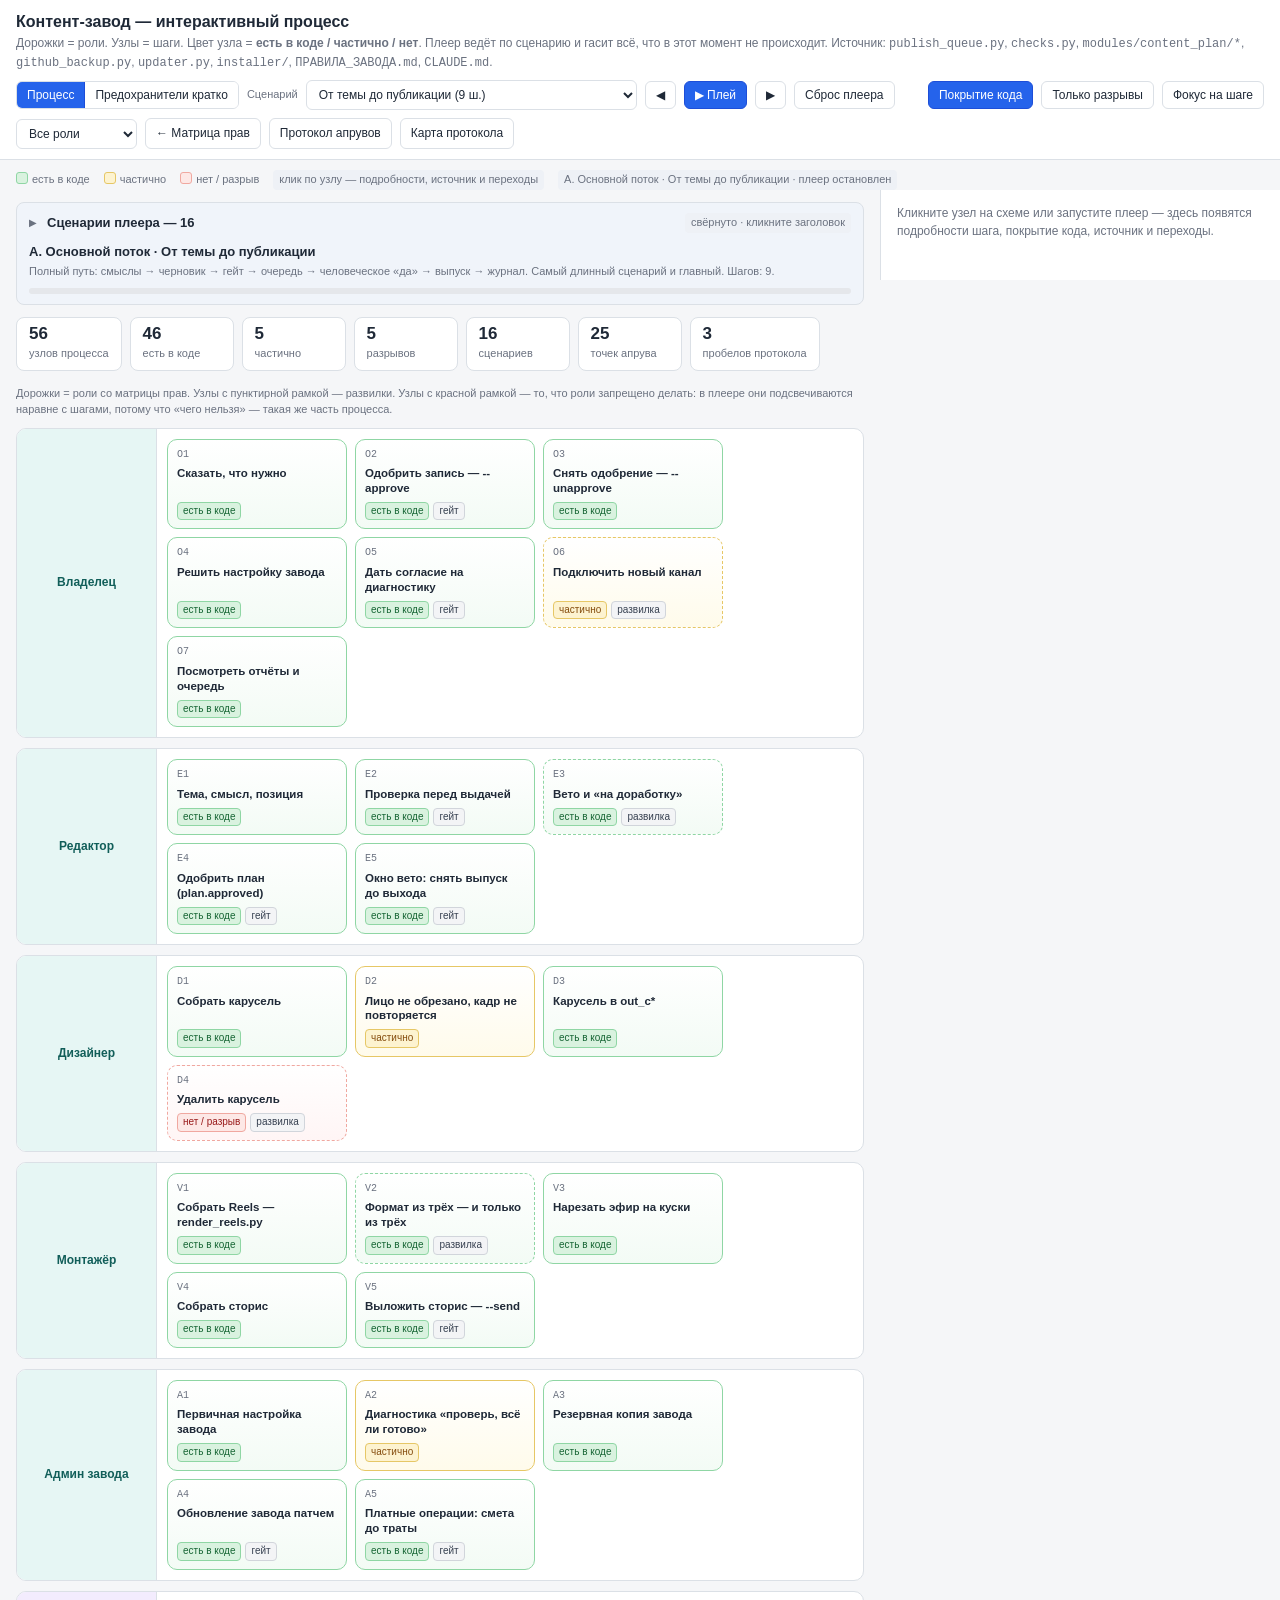
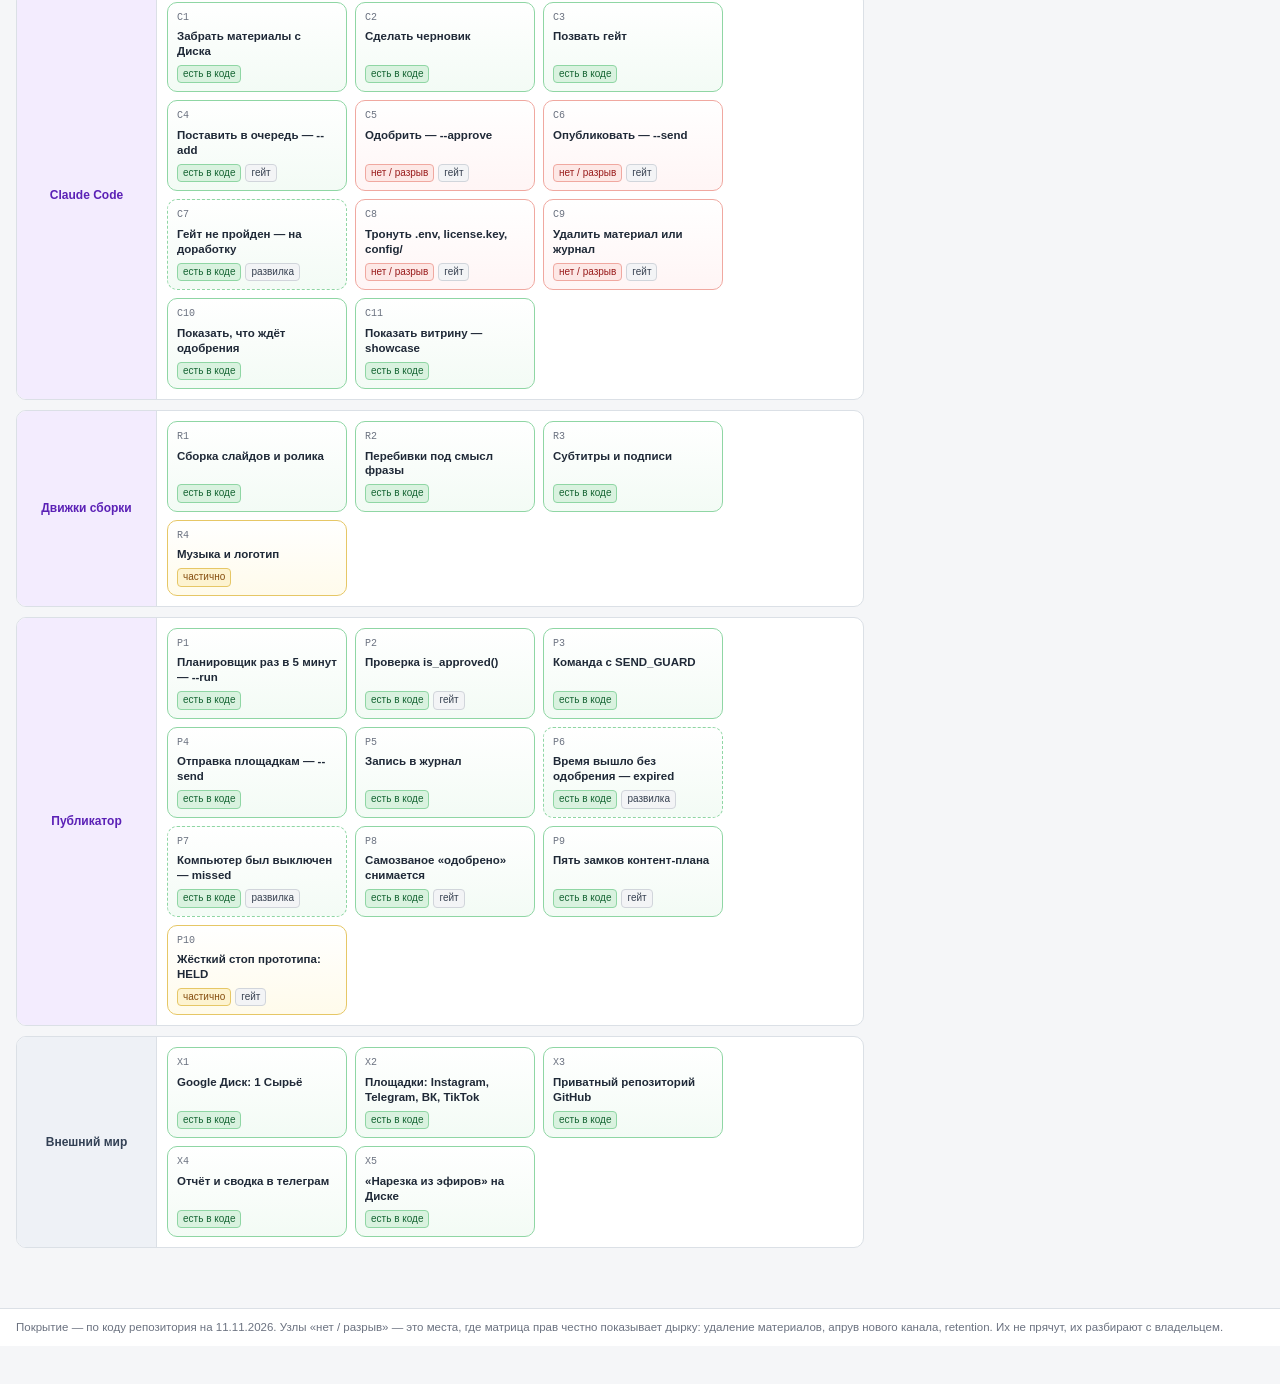
<file: process.html>
<!DOCTYPE html>
<html lang="ru">
<head>
<meta charset="UTF-8">
<meta name="viewport" content="width=device-width, initial-scale=1">
<title>Контент-завод — интерактивный процесс: роли, статусы, покрытие кода</title>
<link rel="stylesheet" href="kz.css">
</head>
<body>

<header class="app">
  <h1>Контент-завод — интерактивный процесс</h1>
  <div class="sub">
    Дорожки = роли. Узлы = шаги. Цвет узла = <b>есть в коде / частично / нет</b>.
    Плеер ведёт по сценарию и гасит всё, что в этот момент не происходит.
    Источник: <code>publish_queue.py</code>, <code>checks.py</code>, <code>modules/content_plan/*</code>,
    <code>github_backup.py</code>, <code>updater.py</code>, <code>installer/</code>, <code>ПРАВИЛА_ЗАВОДА.md</code>, <code>CLAUDE.md</code>.
  </div>
  <div class="toolbar">
    <div class="seg" id="viewSeg">
      <button data-view="process" class="active">Процесс</button>
      <button data-view="gates">Предохранители кратко</button>
    </div>
    <label class="inline process-chrome">Сценарий
      <select id="scenarioSelect"></select>
    </label>
    <button id="btnPrev" class="process-chrome" title="Предыдущий шаг">◀</button>
    <button id="btnPlay" class="primary process-chrome">▶ Плей</button>
    <button id="btnNext" class="process-chrome" title="Следующий шаг">▶</button>
    <button id="btnStop" class="process-chrome">Сброс плеера</button>
    <div class="grow"></div>
    <button id="btnCoverage" class="toggle active process-chrome" title="Подсветка покрытия кода">Покрытие кода</button>
    <button id="btnGapsOnly" class="toggle process-chrome" title="Показать только разрывы">Только разрывы</button>
    <button id="btnFocus" class="toggle process-chrome" title="Оставить на экране только текущий шаг плеера">Фокус на шаге</button>
    <select id="laneFilter" class="process-chrome" title="Фильтр роли"><option value="">Все роли</option></select>
    <a class="btn process-chrome" href="index.html">← Матрица прав</a>
    <a class="btn process-chrome" href="approve.html">Протокол апрувов</a>
    <a class="btn process-chrome" href="protocol-map.html">Карта протокола</a>
  </div>
</header>

<div class="legend">
  <span><span class="sw allow"></span>есть в коде</span>
  <span><span class="sw conditional"></span>частично</span>
  <span><span class="sw deny"></span>нет / разрыв</span>
  <span class="badge">клик по узлу — подробности, источник и переходы</span>
  <span class="badge" id="statusLine"></span>
</div>

<div class="layout">
  <div class="main">

    <div class="player" id="playerBar">
      <div class="scenario-head">
        <button type="button" class="scenario-toggle" id="btnScenariosToggle" aria-expanded="false" title="Развернуть / свернуть список сценариев">
          <span class="chev" aria-hidden="true">▶</span>
          <strong>Сценарии плеера — <span id="scenarioCount">0</span></strong>
        </button>
        <span class="badge" id="scenariosCollapsedHint">свёрнуто · кликните заголовок</span>
      </div>
      <div class="scenario-body" id="scenarioBody" hidden>
        <div class="scenario-filters" id="scenarioFilters"></div>
        <div class="scenario-sections" id="scenarioGrid"></div>
      </div>
      <div class="player-top">
        <div class="step-meta">
          <div class="step-title" id="playerTitle">—</div>
          <div class="step-note" id="playerNote">Нажмите «Плей» или ◀/▶.</div>
          <div class="progress"><i id="playerProgress" style="width:0%"></i></div>
        </div>
      </div>
    </div>

    <div class="stats" id="statsRow"></div>

    <div class="view-panel" id="processView">
      <div class="hint">
        Дорожки = роли со матрицы прав. Узлы с пунктирной рамкой — развилки.
        Узлы с красной рамкой — то, что роли запрещено делать: в плеере они подсвечиваются наравне с шагами,
        потому что «чего нельзя» — такая же часть процесса.
      </div>
      <div class="lanes" id="lanes"></div>
    </div>

    <div class="view-panel" id="gatesView" hidden></div>
  </div>

  <aside class="side" id="sidePanel">
    <div class="empty" id="sideEmpty">Кликните узел на схеме или запустите плеер — здесь появятся подробности шага, покрытие кода, источник и переходы.</div>
    <div id="sideContent" hidden></div>
  </aside>
</div>

<footer class="app" style="padding:10px 16px;color:var(--muted);font-size:11.5px;border-top:1px solid var(--border);background:var(--panel);position:static;">
  Покрытие — по коду репозитория на 11.11.2026. Узлы «нет / разрыв» — это места, где матрица прав честно показывает дырку:
  удаление материалов, апрув нового канала, retention. Их не прячут, их разбирают с владельцем.
</footer>

<!-- Нижняя панель — только с телефона. Шаговые кнопки всегда на экране,
     а во время воспроизведения ◀ и ▶ уходят в «сендвич» (там они и лежат в меню):
     во время автопроигрывания человеку нужна одна кнопка — пауза. -->
<div class="mobile-dock" id="playerDock">
  <button type="button" id="btnPrevDock" title="Предыдущий шаг">◀ Назад</button>
  <button type="button" id="btnPlayDock" class="primary" title="Запустить или остановить плеер">▶ Плей</button>
  <button type="button" id="btnNextDock" title="Следующий шаг">Вперёд ▶</button>
  <div class="dock-note" id="dockNote">Выберите сценарий и нажмите «Плей»</div>
</div>

<script src="kz.data.js"></script>
<script src="kz.flow.js"></script>
<script>
(function () {
  'use strict';
  var KZ = window.KZ, F = window.KZFLOW;
  if (!KZ || !F) { document.body.innerHTML = '<p style="padding:20px">Не загрузились файлы данных (kz.data.js, kz.flow.js)</p>'; return; }

  var LANES_BY_ID = {}, NODES_BY_ID = {};
  F.lanes.forEach(function (l) { LANES_BY_ID[l.id] = l; });
  F.nodes.forEach(function (n) { NODES_BY_ID[n.id] = n; });

  var state = {
    scenario: F.scenarios[0].id,
    step: -1,
    playing: false,
    timer: null,
    node: null,
    view: 'process',
    coverage: true,
    gapsOnly: false,
    focus: false,        // «Фокус на шаге»: оставить на экране только текущий шаг
    centeredKey: '',     // какой шаг уже подведён к центру экрана
    lane: '',
    group: ''
  };

  function esc(s) {
    return String(s == null ? '' : s).replace(/[&<>"]/g, function (c) {
      return { '&': '&amp;', '<': '&lt;', '>': '&gt;', '"': '&quot;' }[c];
    });
  }
  function cur() { return F.scenarios.filter(function (s) { return s.id === state.scenario; })[0] || F.scenarios[0]; }
  function stepNodes(st) { return st.nodes.map(function (id) { return NODES_BY_ID[id]; }).filter(Boolean); }
  function playPathIds() {
    var out = [];
    cur().steps.forEach(function (st) { st.nodes.forEach(function (id) { if (out.indexOf(id) === -1) out.push(id); }); });
    return out;
  }
  function groupTitle(id) { var g = F.groups.filter(function (x) { return x.id === id; })[0]; return g ? g.title : id; }
  function groupLetter(id) { var g = F.groups.filter(function (x) { return x.id === id; })[0]; return g ? g.title.replace(/^([A-Z])\.\s*/, '$1 · ') : id; }
  function covCls(c) { return c === 'ok' ? 'ok' : (c === 'part' ? 'part' : 'no'); }

  /* ── Сценарии ────────────────────────────────────────────────────────── */
  function renderSelectors() {
    var sel = document.getElementById('scenarioSelect');
    sel.innerHTML = F.groups.map(function (g) {
      var list = F.scenarios.filter(function (s) { return s.group === g.id; });
      if (!list.length) return '';
      return '<optgroup label="' + esc(g.title) + '">' + list.map(function (s) {
        return '<option value="' + s.id + '"' + (s.id === state.scenario ? ' selected' : '') + '>' +
          esc(s.title + ' (' + s.steps.length + ' ш.)') + '</option>';
      }).join('') + '</optgroup>';
    }).join('');
    document.getElementById('scenarioCount').textContent = F.scenarios.length;

    var lf = document.getElementById('laneFilter');
    lf.innerHTML = '<option value="">Все роли</option>' + F.lanes.map(function (l) {
      return '<option value="' + l.id + '"' + (state.lane === l.id ? ' selected' : '') + '>' + esc(l.title) + '</option>';
    }).join('');
  }

  function renderScenarioPickers() {
    document.getElementById('scenarioFilters').innerHTML =
      '<button data-group="" class="' + (state.group === '' ? 'active' : '') + '">Все (' + F.scenarios.length + ')</button>' +
      F.groups.map(function (g) {
        var n = F.scenarios.filter(function (s) { return s.group === g.id; }).length;
        return '<button data-group="' + g.id + '" class="' + (state.group === g.id ? 'active' : '') + '" title="' + esc(g.title) + '">' +
          esc(g.title) + ' (' + n + ')</button>';
      }).join('');

    document.getElementById('scenarioGrid').innerHTML = F.groups.map(function (g) {
      if (state.group && state.group !== g.id) return '';
      var list = F.scenarios.filter(function (s) { return s.group === g.id; });
      if (!list.length) return '';
      return '<div class="scenario-section"><h4>' + esc(g.title) + ' · ' + list.length + '</h4><div class="scenario-grid">' +
        list.map(function (s) {
          return '<button type="button" data-scenario="' + s.id + '" class="' + (s.id === state.scenario ? 'active' : '') + '">' +
            '<span class="sid">' + esc(s.group + ' · ' + s.steps.length + ' шагов') + '</span>' + esc(s.title) + '</button>';
        }).join('') + '</div></div>';
    }).join('');
  }

  /* ── Матрица-дорожки ─────────────────────────────────────────────────── */
  function activeStepIds() { return state.step >= 0 ? cur().steps[state.step].nodes : []; }

  function nodeVisible(n) {
    if (state.lane && n.lane !== state.lane) return false;
    if (state.gapsOnly && n.cov !== 'no') return false;
    // «Фокус на шаге»: на экране остаётся только то, что происходит прямо сейчас.
    // На телефоне это главный режим — иначе после каждого шага взгляд ищет узел в длинном списке.
    if (state.focus && state.step >= 0 && activeStepIds().indexOf(n.id) === -1) return false;
    return true;
  }

  function renderLanes() {
    var activeIds = activeStepIds();
    var html = '';
    if (state.focus && state.step >= 0) {
      html += '<div class="hint">Фокус на шаге ' + (state.step + 1) + ': на экране только то, что происходит сейчас. ' +
        'Выключите «Фокус на шаге», чтобы увидеть весь процесс целиком.</div>';
    } else if (state.focus && state.step < 0) {
      html += '<div class="hint">Фокус включён: он заработает на первом же шаге плеера.</div>';
    }
    F.lanes.forEach(function (lane) {
      var nodes = F.nodes.filter(function (n) { return n.lane === lane.id; });
      if (state.lane && lane.id !== state.lane) return;
      if (!nodes.length) return;
      var laneActive = activeIds.filter(function (id) { return NODES_BY_ID[id] && NODES_BY_ID[id].lane === lane.id; });
      if (state.focus && state.step >= 0 && !laneActive.length) return;
      var laneDim = state.step >= 0 && !laneActive.length;
      html += '<div class="lane ' + lane.cls + (laneDim ? ' dim' : '') + '">' +
        '<div class="lane-label">' + esc(lane.title) + '</div><div class="lane-nodes">';
      var shown = 0;
      nodes.forEach(function (n) {
        if (!nodeVisible(n)) return;
        shown++;
        var cls = 'node cov-' + covCls(n.cov);
        if (n.kind === 'decision') cls += ' decision';
        if (n.cov === 'no') cls += ' lock';
        if (state.node === n.id) cls += ' selected';
        if (activeIds.indexOf(n.id) !== -1) cls += ' play-active';
        else if (state.step >= 0 && !laneDim) cls += ' dim';
        html += '<button type="button" class="' + cls + '" data-id="' + n.id + '">' +
          '<span class="nid">' + esc(n.id) + '</span>' +
          '<span class="ntitle">' + esc(n.title) + '</span>' +
          '<span class="nmeta">' + (state.coverage ? '<span class="pill cov ' + covCls(n.cov) + '">' + esc(F.cov[n.cov]) + '</span>' : '') +
          (n.kind === 'gate' ? '<span class="pill lock">гейт</span>' : '') +
          (n.kind === 'decision' ? '<span class="pill lock">развилка</span>' : '') + '</span></button>';
      });
      if (!shown) html += '<div class="hint" style="align-self:center">в этом фильтре у роли нет узлов</div>';
      html += '</div></div>';
    });
    document.getElementById('lanes').innerHTML = html;
  }

  /* ── Подробности узла ────────────────────────────────────────────────── */
  function renderSide() {
    var el = document.getElementById('sideContent'), empty = document.getElementById('sideEmpty');
    if (!state.node) { el.hidden = true; empty.hidden = false; return; }
    empty.hidden = true; el.hidden = false;
    var n = NODES_BY_ID[state.node];
    var lane = LANES_BY_ID[n.lane];
    var next = (n.next || []).map(function (x) {
      var t = NODES_BY_ID[x.to];
      return '<div class="map-card ' + (x.dashed ? 'deny' : '') + '"><span class="who">' + (x.dashed ? '⋯ ' : '→ ') + esc(x.label) + '</span>' +
        '<div class="what">' + esc(t ? t.title : x.to) + ' <span class="mono">(' + esc(x.to) + ')</span></div></div>';
    }).join('') || '<div class="hint">Конечный узел: дальше переходов нет.</div>';

    var inPath = F.scenarios.filter(function (s) { return s.steps.some(function (st) { return st.nodes.indexOf(n.id) !== -1; }); });

    el.innerHTML =
      '<h3>' + esc(n.id) + ' · ' + esc(n.title) + '</h3>' +
      '<div style="margin:6px 0"><span class="badge ' + (lane.cls === 'agent' ? 'agent' : lane.cls === 'human' ? 'human' : '') + '">' + esc(lane.title) + '</span> ' +
      '<span class="pill ' + covCls(n.cov) + '">' + esc(F.cov[n.cov]) + '</span>' +
      (n.kind === 'gate' ? ' <span class="pill lock">гейт</span>' : '') +
      (n.kind === 'decision' ? ' <span class="pill lock">развилка</span>' : '') + '</div>' +
      '<p>' + esc(n.full) + '</p>' +
      '<div class="quote">' + esc(n.src) + '</div>' +
      '<h4>Переходы</h4>' + next +
      '<h4>В каких сценариях</h4>' +
      '<div class="hint">' + (inPath.length ? inPath.map(function (s) {
        return '<a href="#" data-goto="' + s.id + '">' + esc(s.title) + '</a>';
      }).join(' · ') : 'Ни в одном — это ветка, до которой сценарии пока не доходят.') + '</div>' +
      '<h4>Связь с матрицей</h4>' +
      '<div class="hint">Права на этом шаге смотрите в <a href="index.html">матрице</a>: выберите роль «' + esc(lane.title) + '»' +
      (lane.cls === 'agent' ? ' и откройте вкладку «Красные линии агентов»' : '') + '.</div>';

    el.querySelectorAll('a[data-goto]').forEach(function (a) {
      a.addEventListener('click', function (e) {
        e.preventDefault();
        pickScenario(a.dataset.goto);
      });
    });
  }

  /* ── Плеер ───────────────────────────────────────────────────────────── */
  function updatePlayer() {
    var sc = cur();
    document.getElementById('playerTitle').textContent = groupTitle(sc.group) + ' · ' + sc.title;
    if (state.step < 0) {
      document.getElementById('playerNote').textContent = sc.note + ' Шагов: ' + sc.steps.length + '.';
      document.getElementById('playerProgress').style.width = '0%';
      return;
    }
    var st = sc.steps[state.step];
    document.getElementById('playerNote').textContent =
      'Шаг ' + (state.step + 1) + ' из ' + sc.steps.length + ': ' + st.note;
    document.getElementById('playerProgress').style.width = ((state.step + 1) / sc.steps.length * 100) + '%';
  }

  function goStep(i) {
    var sc = cur();
    if (i >= sc.steps.length) { stopPlay(false); return; }
    state.step = Math.max(-1, i);
    if (state.step >= 0) state.node = sc.steps[state.step].nodes[0];
    renderAll();
  }
  function stopPlay(reset) {
    state.playing = false;
    if (state.timer) { clearInterval(state.timer); state.timer = null; }
    document.getElementById('btnPlay').textContent = '▶ Плей';
    if (reset) { state.step = -1; state.node = null; }
    renderAll();
  }
  function togglePlay() {
    if (state.playing) { stopPlay(false); return; }
    state.playing = true;
    document.getElementById('btnPlay').textContent = '❚❚ Пауза';
    if (state.step < 0) goStep(0);
    syncDock();
    state.timer = setInterval(function () { goStep(state.step + 1); }, 2200);
  }

  /* ── Предохранители кратко ───────────────────────────────────────────── */
  function renderGates() {
    var hard = F.approvals.filter(function (a) { return a.gate === 'жёсткий'; });
    var gap = F.approvals.filter(function (a) { return a.type === 'gap'; });
    var html = '<div class="hint">Полный разбор — в <a href="approve.html">протоколе апрувов</a>. Здесь только то, что останавливает завод.</div>';
    html += '<table class="tbl"><thead><tr><th>#</th><th>Что останавливает</th><th>Кто решает</th><th>Чем</th><th>Источник</th></tr></thead><tbody>';
    hard.forEach(function (a) {
      html += '<tr><td class="cite">' + esc(a.id) + '</td><td class="rowhead">' + esc(a.title) + '</td><td>' + esc(a.who) + '</td>' +
        '<td class="cite">' + esc(a.cmd) + '</td><td class="cite">' + esc(a.src) + '</td></tr>';
    });
    html += '</tbody></table>';
    html += '<h2>Чего в протоколе нет</h2><table class="tbl"><thead><tr><th>#</th><th>Пробел</th><th>Почему это важно</th></tr></thead><tbody>';
    gap.forEach(function (a) {
      html += '<tr><td class="cite">' + esc(a.id) + '</td><td class="rowhead">' + esc(a.title) + '</td><td>' + esc(a.blocks) + '</td></tr>';
    });
    html += '</tbody></table>';
    document.getElementById('gatesView').innerHTML = html;
  }

  /* ── Сводка и общая отрисовка ────────────────────────────────────────── */
  function renderStats() {
    var s = F.stats;
    document.getElementById('statsRow').innerHTML =
      '<div class="stat"><b>' + s.nodes + '</b><span>узлов процесса</span></div>' +
      '<div class="stat"><b>' + s.covOk + '</b><span>есть в коде</span></div>' +
      '<div class="stat"><b>' + s.covPart + '</b><span>частично</span></div>' +
      '<div class="stat"><b>' + s.covNo + '</b><span>разрывов</span></div>' +
      '<div class="stat"><b>' + s.scenarios + '</b><span>сценариев</span></div>' +
      '<div class="stat"><b>' + s.approvals + '</b><span>точек апрува</span></div>' +
      '<div class="stat"><b>' + s.approvalsGap + '</b><span>пробелов протокола</span></div>';
  }

  /* Нижняя панель телефона: держим её в одном состоянии с шапкой.
     Идёт воспроизведение — ◀ и ▶ на панели скрываются (класс playing),
     остаётся одна пауза; они же всегда доступны в «сендвиче». */
  function syncDock() {
    var dock = document.getElementById('playerDock');
    if (!dock) return;
    dock.classList.toggle('playing', state.playing);
    dock.classList.toggle('off', state.view !== 'process');
    var dockPlay = document.getElementById('btnPlayDock');
    if (dockPlay) dockPlay.textContent = state.playing ? '❚❚ Пауза' : '▶ Плей';
    var topPlay = document.getElementById('btnPlay');
    if (topPlay) topPlay.textContent = state.playing ? '❚❚ Пауза' : '▶ Плей';
    var note = document.getElementById('dockNote');
    if (note) {
      if (state.step < 0) {
        note.textContent = 'Выберите сценарий и нажмите «Плей»';
      } else {
        var sc = cur();
        note.textContent = 'Шаг ' + (state.step + 1) + ' из ' + sc.steps.length + ' · ' +
          groupTitle(sc.group) + ' · «Плей» уберёт ◀ ▶ в меню';
      }
    }
  }

  /* Подвести взгляд к текущему узлу. Вызывается после каждого шага плеера:
     на телефоне дорожки идут в столбик, и без этого экран остаётся на прошлом
     шаге, пока сценарий уже ушёл вперёд. */
  function focusCurrent() {
    if (state.step < 0) return;
    var key = state.scenario + '#' + state.step;
    if (state.centeredKey === key) return;
    state.centeredKey = key;
    var ids = activeStepIds().filter(function (id) { return NODES_BY_ID[id] && nodeVisible(NODES_BY_ID[id]); });
    var id = ids[0];
    if (!id) return;
    if (window.KZMobile && window.KZMobile.centerNode) {
      window.KZMobile.centerNode(id);
      return;
    }
    var el = document.querySelector('button.node[data-id="' + id + '"]');
    if (el && el.scrollIntoView) {
      try { el.scrollIntoView({ block: 'center', behavior: 'smooth' }); }
      catch (e) { el.scrollIntoView(); }
    }
  }

  function renderAll() {
    var sc = cur();
    document.getElementById('statusLine').textContent = groupTitle(sc.group) + ' · ' + sc.title +
      (state.step >= 0 ? ' · шаг ' + (state.step + 1) + '/' + sc.steps.length : ' · плеер остановлен');
    document.getElementById('btnCoverage').classList.toggle('active', state.coverage);
    document.getElementById('btnGapsOnly').classList.toggle('active', state.gapsOnly);
    document.getElementById('btnFocus').classList.toggle('active', state.focus);
    document.body.classList.toggle('coverage-off', !state.coverage);
    document.getElementById('processView').hidden = state.view !== 'process';
    document.getElementById('gatesView').hidden = state.view !== 'gates';
    document.querySelectorAll('#viewSeg button').forEach(function (b) { b.classList.toggle('active', b.dataset.view === state.view); });
    renderSelectors(); renderScenarioPickers(); renderStats(); renderLanes(); renderSide(); updatePlayer(); syncDock();
    if (state.view === 'process') focusCurrent();
    var q = [];
    q.push('scenario=' + encodeURIComponent(state.scenario));
    if (state.step >= 0) q.push('step=' + state.step);
    if (state.node) q.push('node=' + encodeURIComponent(state.node));
    if (state.lane) q.push('lane=' + encodeURIComponent(state.lane));
    if (state.focus) q.push('focus=1');
    if (state.view !== 'process') q.push('view=' + encodeURIComponent(state.view));
    try { history.replaceState(null, '', location.pathname + '?' + q.join('&')); } catch (e) {}
  }

  function pickScenario(id) {
    state.scenario = id; state.step = -1; state.node = null;
    stopPlay(false);
    document.getElementById('scenarioBody').hidden = true;
    document.getElementById('btnScenariosToggle').setAttribute('aria-expanded', 'false');
    renderAll();
  }

  /* ── События ─────────────────────────────────────────────────────────── */
  document.getElementById('lanes').addEventListener('click', function (e) {
    var b = e.target.closest('button.node'); if (!b) return;
    state.node = b.dataset.id; renderAll();
    // С телефона подробности уезжают под схему: подводим человека к ним,
    // чтобы клик по узлу не выглядел «ничем не ответил».
    if (window.KZMobile && window.KZMobile.isMobile && window.KZMobile.isMobile()) window.KZMobile.revealSide();
  });
  document.getElementById('scenarioSelect').addEventListener('change', function (e) { pickScenario(e.target.value); });
  document.getElementById('scenarioFilters').addEventListener('click', function (e) {
    var b = e.target.closest('button[data-group]'); if (!b) return;
    state.group = b.dataset.group; renderAll();
  });
  document.getElementById('scenarioGrid').addEventListener('click', function (e) {
    var b = e.target.closest('button[data-scenario]'); if (!b) return;
    pickScenario(b.dataset.scenario);
  });
  document.getElementById('btnScenariosToggle').addEventListener('click', function () {
    var body = document.getElementById('scenarioBody');
    var open = body.hidden;
    body.hidden = !open;
    this.setAttribute('aria-expanded', String(open));
    document.getElementById('scenariosCollapsedHint').hidden = open;
  });
  document.getElementById('btnPrev').addEventListener('click', function () { goStep(state.step - 1); });
  document.getElementById('btnNext').addEventListener('click', function () { goStep(state.step + 1); });

  /* Кнопки нижней панели телефона — те же действия, что и в шапке */
  (function dockHandlers() {
    var prev = document.getElementById('btnPrevDock');
    var next = document.getElementById('btnNextDock');
    var play = document.getElementById('btnPlayDock');
    if (prev) prev.addEventListener('click', function () { stopPlay(false); goStep(state.step - 1); });
    if (next) next.addEventListener('click', function () { stopPlay(false); goStep(state.step + 1); });
    if (play) play.addEventListener('click', togglePlay);
  }());
  document.getElementById('btnPlay').addEventListener('click', togglePlay);
  document.getElementById('btnStop').addEventListener('click', function () { stopPlay(true); });
  document.getElementById('btnCoverage').addEventListener('click', function () { state.coverage = !state.coverage; renderAll(); });
  document.getElementById('btnGapsOnly').addEventListener('click', function () { state.gapsOnly = !state.gapsOnly; renderAll(); });
  document.getElementById('btnFocus').addEventListener('click', function () {
    state.focus = !state.focus;
    state.centeredKey = '';
    if (state.focus && state.step < 0) goStep(0);
    renderAll();
  });
  document.getElementById('laneFilter').addEventListener('change', function (e) { state.lane = e.target.value; renderAll(); });
  document.getElementById('viewSeg').addEventListener('click', function (e) {
    var b = e.target.closest('button[data-view]'); if (!b) return;
    state.view = b.dataset.view; renderAll();
  });
  document.addEventListener('keydown', function (e) {
    if (e.target.tagName === 'SELECT' || e.target.tagName === 'INPUT') return;
    if (e.key === 'ArrowLeft') goStep(state.step - 1);
    if (e.key === 'ArrowRight') goStep(state.step + 1);
    if (e.key === ' ') { e.preventDefault(); togglePlay(); }
  });

  /* ── Старт: параметры из адреса ──────────────────────────────────────── */
  (function boot() {
    var q = new URLSearchParams(location.search);
    var sc = q.get('scenario');
    if (sc && F.scenarios.some(function (s) { return s.id === sc; })) state.scenario = sc;
    var node = q.get('node');
    if (node && NODES_BY_ID[node]) state.node = node;
    var step = parseInt(q.get('step'), 10);
    if (!isNaN(step)) state.step = Math.min(step, cur().steps.length - 1);
    var lane = q.get('lane');
    if (lane && LANES_BY_ID[lane]) state.lane = lane;
    var view = q.get('view');
    if (view === 'gates' || view === 'process') state.view = view;
    // С телефона «Фокус на шаге» включается сразу: на узком экране это
    // единственный способ видеть текущий шаг, а не весь процесс целиком.
    state.focus = !!(window.KZMobile && window.KZMobile.isMobile && window.KZMobile.isMobile());
    if (q.get('focus') === '1') state.focus = true;
    if (q.get('focus') === '0') state.focus = false;
  }());

  renderGates();
  renderAll();
}());
</script>
<script src="kz.mobile.js"></script>
</body>
</html>
</file>
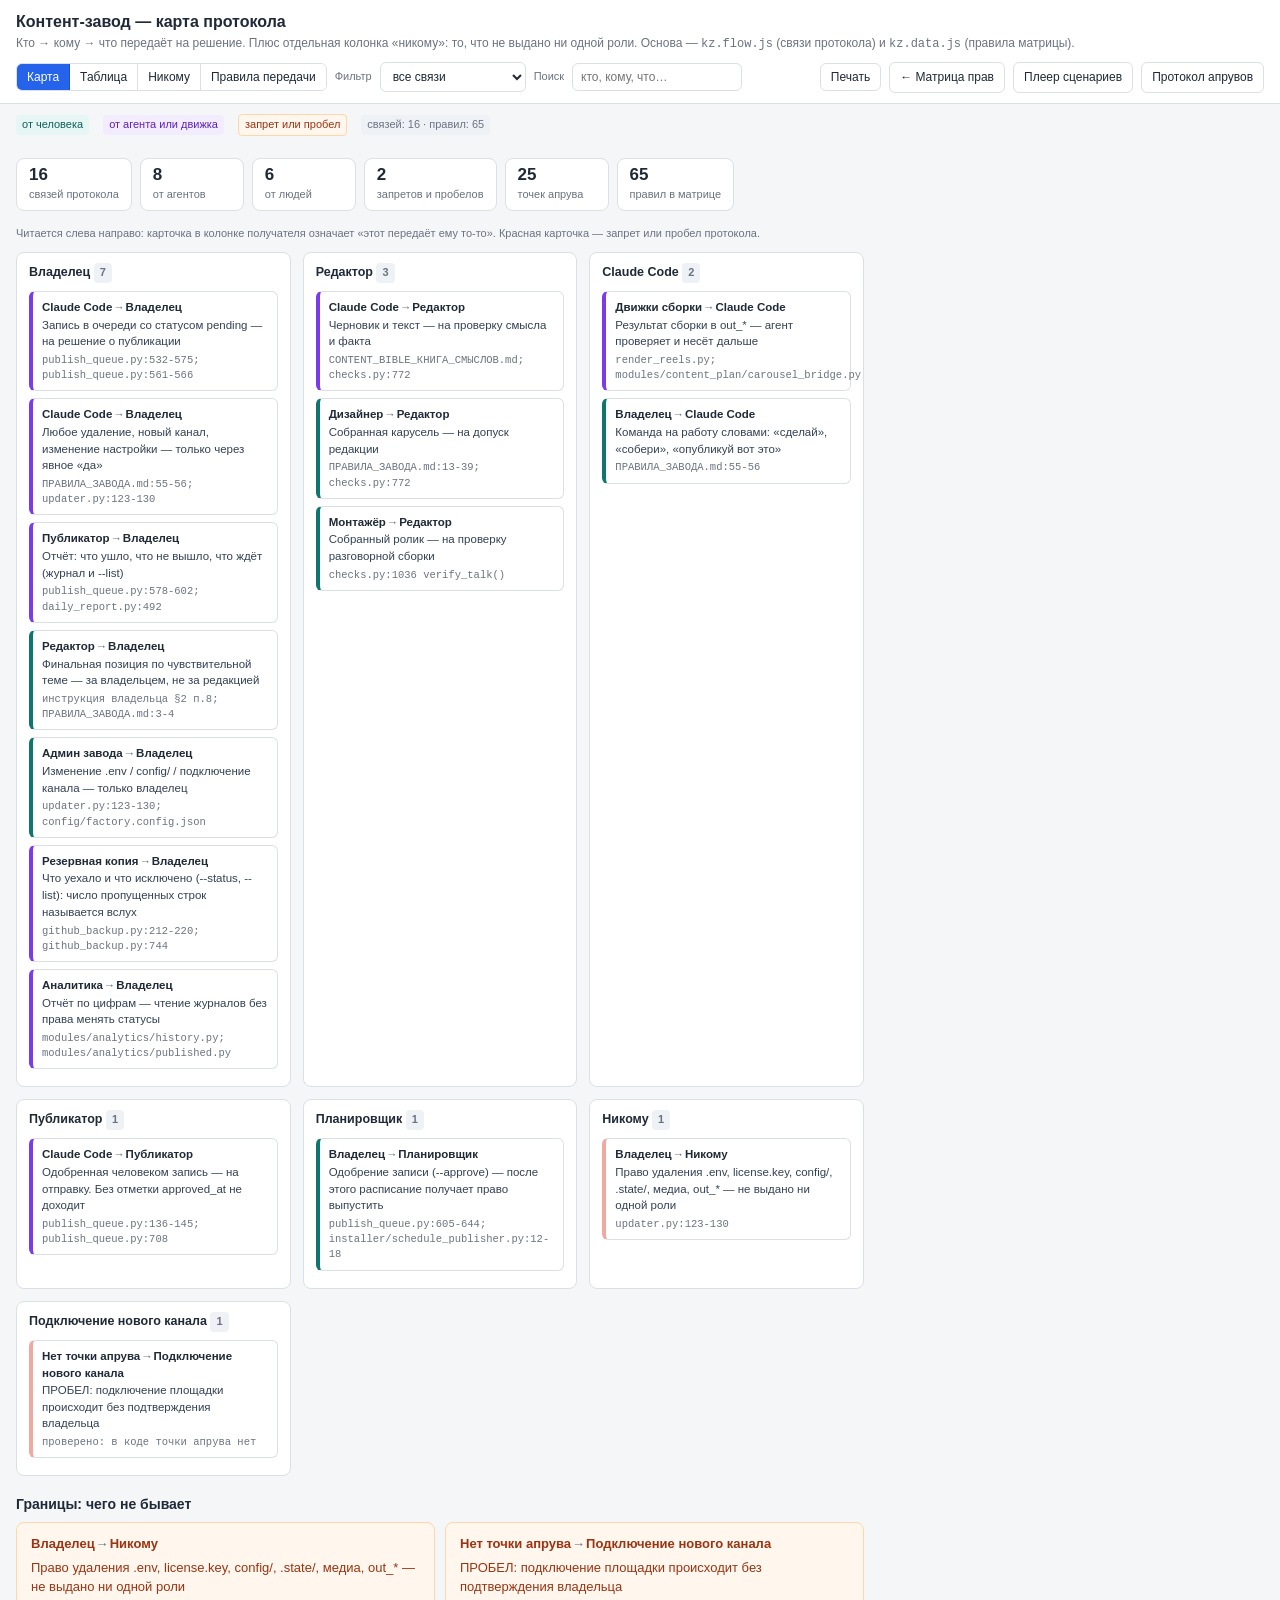
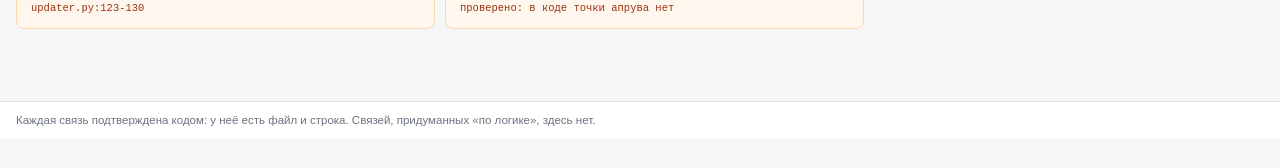
<file: protocol-map.html>
<!DOCTYPE html>
<html lang="ru">
<head>
<meta charset="UTF-8">
<meta name="viewport" content="width=device-width, initial-scale=1">
<title>Контент-завод — карта протокола: кто → кому → что апрувит</title>
<link rel="stylesheet" href="kz.css">
</head>
<body>

<header class="app">
  <h1>Контент-завод — карта протокола</h1>
  <div class="sub">
    Кто → кому → что передаёт на решение. Плюс отдельная колонка «никому»: то, что не выдано ни одной роли.
    Основа — <code>kz.flow.js</code> (связи протокола) и <code>kz.data.js</code> (правила матрицы).
  </div>
  <div class="toolbar">
    <div class="seg" id="viewSeg">
      <button data-view="map" class="active">Карта</button>
      <button data-view="table">Таблица</button>
      <button data-view="deny">Никому</button>
      <button data-view="rules">Правила передачи</button>
    </div>
    <label class="inline">Фильтр
      <select id="clsFilter">
        <option value="">все связи</option>
        <option value="agent">от агентов</option>
        <option value="human">от людей</option>
        <option value="deny">запреты и пробелы</option>
      </select>
    </label>
    <label class="inline">Поиск <input type="search" id="searchInput" placeholder="кто, кому, что…" style="width:170px"></label>
    <div class="grow"></div>
    <button id="btnPrint">Печать</button>
    <a class="btn" href="index.html">← Матрица прав</a>
    <a class="btn" href="process.html">Плеер сценариев</a>
    <a class="btn" href="approve.html">Протокол апрувов</a>
  </div>
</header>

<div class="legend">
  <span class="badge human">от человека</span>
  <span class="badge agent">от агента или движка</span>
  <span class="badge warn">запрет или пробел</span>
  <span class="badge" id="statusLine"></span>
</div>

<div class="layout wide">
  <div class="main">
    <div class="stats" id="statsRow"></div>
    <div id="viewRoot"></div>
  </div>
</div>

<footer class="app" style="padding:10px 16px;color:var(--muted);font-size:11.5px;border-top:1px solid var(--border);background:var(--panel);position:static;">
  Каждая связь подтверждена кодом: у неё есть файл и строка. Связей, придуманных «по логике», здесь нет.
</footer>

<script src="kz.data.js"></script>
<script src="kz.flow.js"></script>
<script>
(function () {
  'use strict';
  var KZ = window.KZ, F = window.KZFLOW;
  if (!KZ || !F) { document.body.innerHTML = '<p style="padding:20px">Не загрузились файлы данных</p>'; return; }

  var state = { view: 'map', cls: '', q: '' };

  function esc(s) {
    return String(s == null ? '' : s).replace(/[&<>"]/g, function (c) {
      return { '&': '&amp;', '<': '&lt;', '>': '&gt;', '"': '&quot;' }[c];
    });
  }
  function visible(e) {
    if (state.cls && e.cls !== state.cls) return false;
    if (state.q) {
      var hay = (e.fromTitle + ' ' + e.toTitle + ' ' + e.what + ' ' + e.src).toLowerCase();
      if (hay.indexOf(state.q) === -1) return false;
    }
    return true;
  }

  /* ── Вид «Карта»: колонки по получателю ──────────────────────────────── */
  function renderMap() {
    var edges = F.protocol.filter(visible);
    var targets = [];
    edges.forEach(function (e) {
      if (targets.indexOf(e.toTitle) === -1) targets.push(e.toTitle);
    });
    var html = '<div class="hint">Читается слева направо: карточка в колонке получателя означает «этот передаёт ему то-то». ' +
      'Красная карточка — запрет или пробел протокола.</div><div class="map-grid">';
    targets.forEach(function (t) {
      var list = edges.filter(function (e) { return e.toTitle === t; });
      html += '<div class="map-col"><h3>' + esc(t) + ' <span class="badge">' + list.length + '</span></h3>' +
        list.map(function (e) {
          return '<div class="map-card ' + e.cls + '">' +
            '<span class="who">' + esc(e.fromTitle) + '</span> <span class="arrow">→</span> <span class="who">' + esc(e.toTitle) + '</span>' +
            '<div class="what">' + esc(e.what) + '</div>' +
            '<span class="src">' + esc(e.src) + '</span></div>';
        }).join('') + '</div>';
    });
    html += '</div>';

    var denyEdges = F.protocol.filter(function (e) { return e.cls === 'deny'; });
    if (denyEdges.length) {
      html += '<h2>Границы: чего не бывает</h2><div class="grid c2">' + denyEdges.map(function (e) {
        return '<div class="card warn"><b>' + esc(e.fromTitle) + '</b> <span class="arrow">→</span> <b>' + esc(e.toTitle) + '</b>' +
          '<div style="margin-top:4px">' + esc(e.what) + '</div>' +
          '<div class="mono" style="font-size:10.5px;margin-top:4px">' + esc(e.src) + '</div></div>';
      }).join('') + '</div>';
    }
    document.getElementById('viewRoot').innerHTML = html;
  }

  /* ── Вид «Таблица» ───────────────────────────────────────────────────── */
  function renderTable() {
    var edges = F.protocol.filter(visible).slice().sort(function (a, b) { return a.order - b.order; });
    var html = '<table class="tbl"><thead><tr><th>#</th><th>От кого</th><th>Кому</th><th>Что передаётся на решение</th><th>Тип</th><th>Источник</th></tr></thead><tbody>';
    edges.forEach(function (e) {
      var cls = e.cls === 'deny' ? 'no' : (e.cls === 'agent' ? 'part' : 'ok');
      var label = e.cls === 'deny' ? 'запрет / пробел' : (e.cls === 'agent' ? 'агент' : 'человек');
      html += '<tr><td class="cite">' + e.order + '</td><td class="rowhead">' + esc(e.fromTitle) + '</td><td>' + esc(e.toTitle) + '</td>' +
        '<td>' + esc(e.what) + '</td><td><span class="pill ' + cls + '">' + label + '</span></td>' +
        '<td class="cite">' + esc(e.src) + '</td></tr>';
    });
    html += '</tbody></table>';
    document.getElementById('viewRoot').innerHTML = html;
  }

  /* ── Вид «Никому» ────────────────────────────────────────────────────── */
  function renderDeny() {
    var html = '<div class="card warn"><b>Три вещи, которых в протоколе нет.</b> ' +
      'Они не «забыты в матрице» — их нет в коде, и именно поэтому матрица не может выдать на них право.</div>';
    html += '<div class="grid c2">' +
      '<div class="card"><h3 style="margin-top:0">1. Удаление материалов</h3>' +
      '<p>Удаления медиа в коде нет ни у одной роли. Есть только удаление записи очереди — и оно происходит без подтверждения.</p>' +
      '<div class="quote">publish_queue.py:664-670 cmd_remove(); updater.py:123-130 (photos/, talking/, music/, out_ — запрещённая зона)</div>' +
      '<div class="hint">Что предлагается: ввести архивирование («4 Опубликовано» объявлена контрактом, но ни одна функция в неё не пишет) и политику хранения.</div></div>' +
      '<div class="card"><h3 style="margin-top:0">2. Апрув нового канала</h3>' +
      '<p>Мастер подключения не имеет ни флага --send, ни гейта: единственная защита — предупреждение про платный тариф.</p>' +
      '<div class="quote">проверено: smmbox_connect.py — только --finish/--check/--start</div>' +
      '<div class="hint">Что предлагается: считать подключение канала решением владельца (вопрос 7 опросника).</div></div>' +
      '<div class="card"><h3 style="margin-top:0">3. Автоматическая отправка из контент-плана</h3>' +
      '<p>Гейт плана не публикует: он печатает команду и удерживает слот. Мост «одобренный слот → запись очереди» отсутствует.</p>' +
      '<div class="quote">modules/content_plan/gate.py:26-30 REAL_PUBLISH_IMPLEMENTED = False; gate.py:513-539</div>' +
      '<div class="hint">Это не поломка, а осознанный стоп прототипа. В матрице он отражён правилом R-CP-7.</div></div>' +
      '<div class="card"><h3 style="margin-top:0">4. Право удаления секретов</h3>' +
      '<p>Не выдано никому, включая владельца: ключ перевыпускают, а не стирают файл. Обновление завода эту зону не трогает.</p>' +
      '<div class="quote">updater.py:123-130; github_backup.py:162-163 _DENY_NAMES</div>' +
      '<div class="hint">Что предлагается: ничего не менять — это работающая защита.</div></div>' +
      '</div>';

    var denyEdges = F.protocol.filter(function (e) { return e.cls === 'deny'; });
    html += '<h2>Связи-запреты в карте протокола</h2><table class="tbl"><thead><tr><th>От кого</th><th>Кому</th><th>Что</th><th>Источник</th></tr></thead><tbody>';
    denyEdges.forEach(function (e) {
      html += '<tr><td class="rowhead">' + esc(e.fromTitle) + '</td><td>' + esc(e.toTitle) + '</td><td>' + esc(e.what) + '</td><td class="cite">' + esc(e.src) + '</td></tr>';
    });
    html += '</tbody></table>';
    document.getElementById('viewRoot').innerHTML = html;
  }

  /* ── Вид «Правила передачи» ──────────────────────────────────────────── */
  function renderRules() {
    var ids = ['R-Q-8', 'R-AGT-1', 'R-AGT-2', 'R-Q-2', 'R-Q-3', 'R-Q-4', 'R-Q-9',
      'R-CP-2', 'R-CP-3', 'R-CP-5', 'R-CP-7', 'R-GATE-1', 'R-ACT-1', 'R-CONSENT-1',
      'R-BKP-1', 'R-SEC-2', 'R-CH-2', 'R-MONEY-1', 'R-WORK-1'];
    var html = '<div class="hint">Правила, на которых держится протокол: кто кому что может передать и что из этого запрещено навсегда.</div>';
    html += '<table class="tbl"><thead><tr><th>ID</th><th>Правило</th><th>Что именно требуется</th><th>Источник</th></tr></thead><tbody>';
    ids.forEach(function (id) {
      var r = KZ.rules[id];
      if (!r) return;
      html += '<tr><td class="cite">' + esc(id) + '</td><td class="rowhead">' + esc(r.title) + '</td><td>' + esc(r.text) + '</td><td class="cite">' + esc(r.src) + '</td></tr>';
    });
    html += '</tbody></table>';
    document.getElementById('viewRoot').innerHTML = html;
  }

  function renderStats() {
    var edges = F.protocol;
    var fromAgent = edges.filter(function (e) { return e.cls === 'agent'; }).length;
    var fromHuman = edges.filter(function (e) { return e.cls === 'human'; }).length;
    var denies = edges.filter(function (e) { return e.cls === 'deny'; }).length;
    document.getElementById('statsRow').innerHTML =
      '<div class="stat"><b>' + edges.length + '</b><span>связей протокола</span></div>' +
      '<div class="stat"><b>' + fromAgent + '</b><span>от агентов</span></div>' +
      '<div class="stat"><b>' + fromHuman + '</b><span>от людей</span></div>' +
      '<div class="stat"><b>' + denies + '</b><span>запретов и пробелов</span></div>' +
      '<div class="stat"><b>' + F.stats.approvals + '</b><span>точек апрува</span></div>' +
      '<div class="stat"><b>' + KZ.stats.rules + '</b><span>правил в матрице</span></div>';
  }

  function renderAll() {
    document.getElementById('statusLine').textContent = 'связей: ' + F.protocol.length + ' · правил: ' + KZ.stats.rules;
    document.querySelectorAll('#viewSeg button').forEach(function (b) { b.classList.toggle('active', b.dataset.view === state.view); });
    renderStats();
    if (state.view === 'map') renderMap();
    else if (state.view === 'table') renderTable();
    else if (state.view === 'deny') renderDeny();
    else renderRules();
  }

  document.getElementById('viewSeg').addEventListener('click', function (e) {
    var b = e.target.closest('button[data-view]'); if (!b) return;
    state.view = b.dataset.view; renderAll();
  });
  document.getElementById('clsFilter').addEventListener('change', function (e) { state.cls = e.target.value; renderAll(); });
  document.getElementById('searchInput').addEventListener('input', function (e) { state.q = e.target.value.trim().toLowerCase(); renderAll(); });
  document.getElementById('btnPrint').addEventListener('click', function () { window.print(); });

  renderAll();
}());
</script>
<script src="kz.mobile.js"></script>
</body>
</html>
</file>
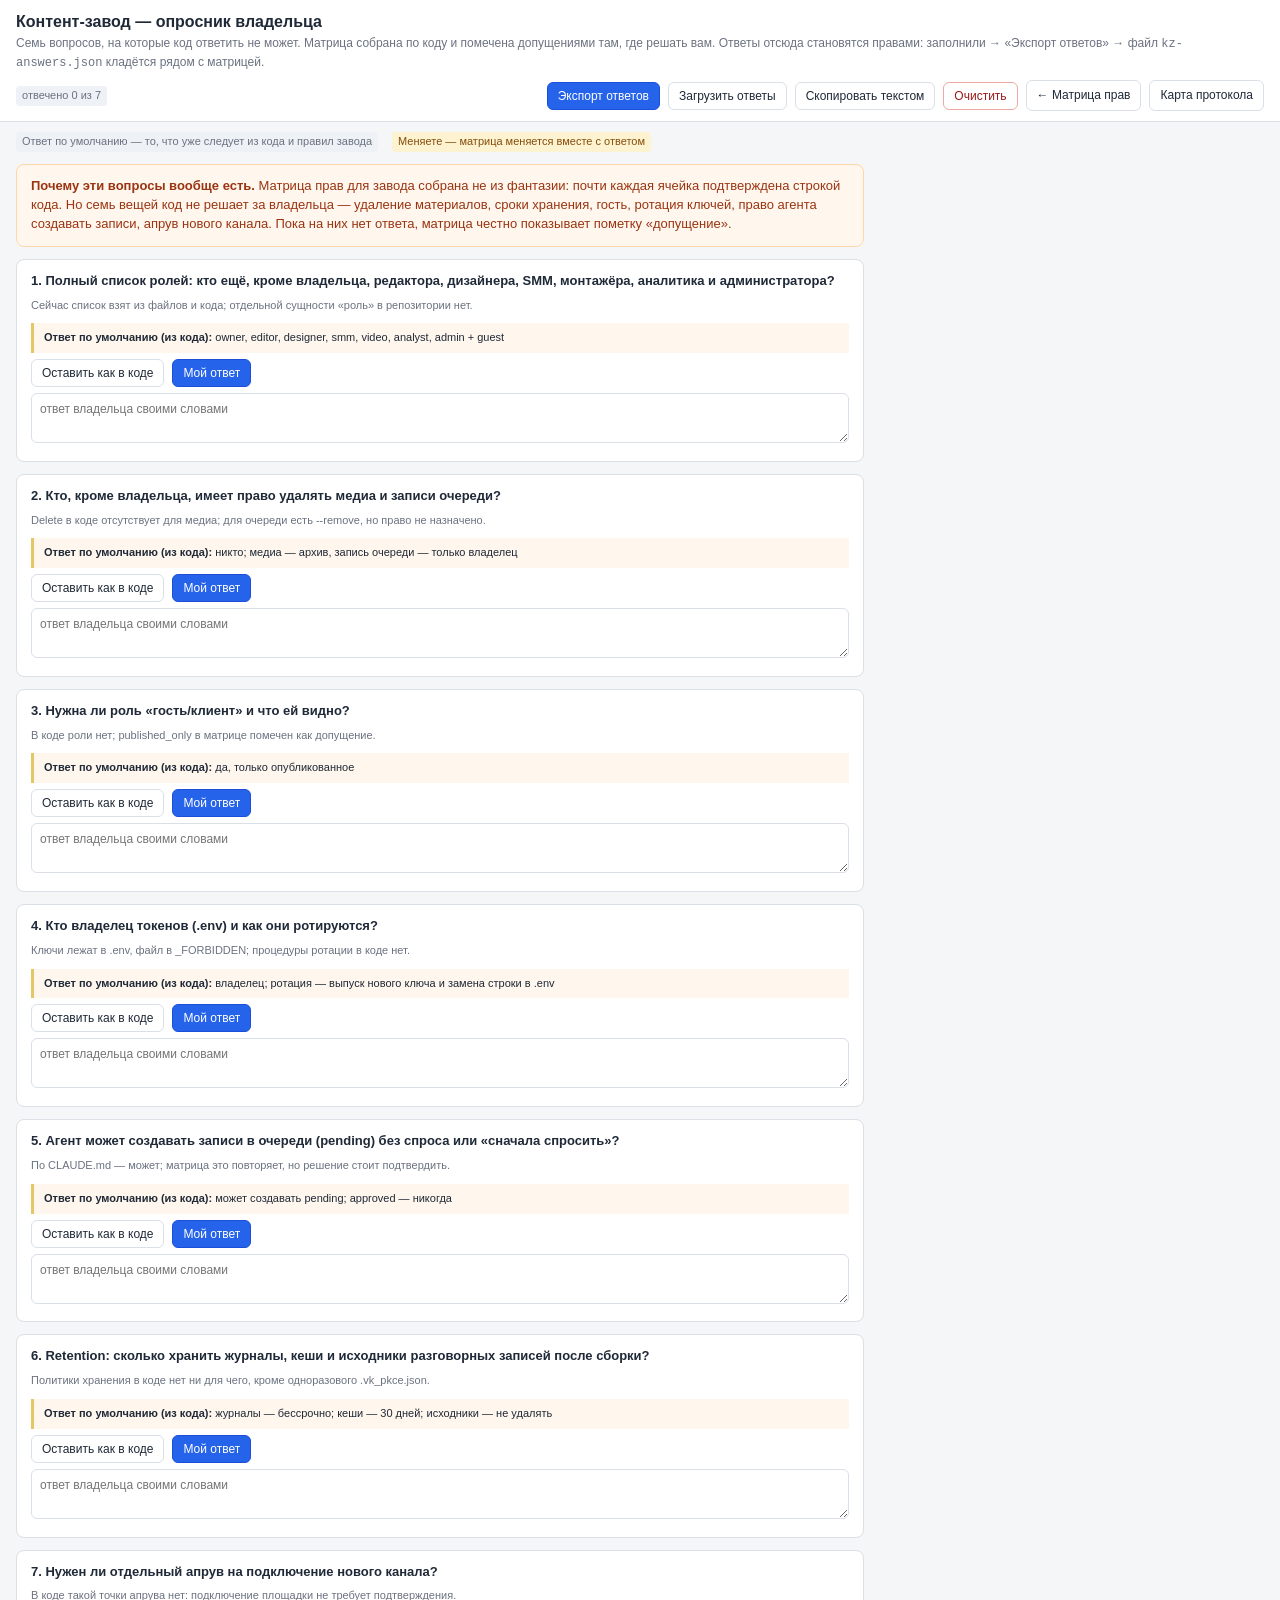
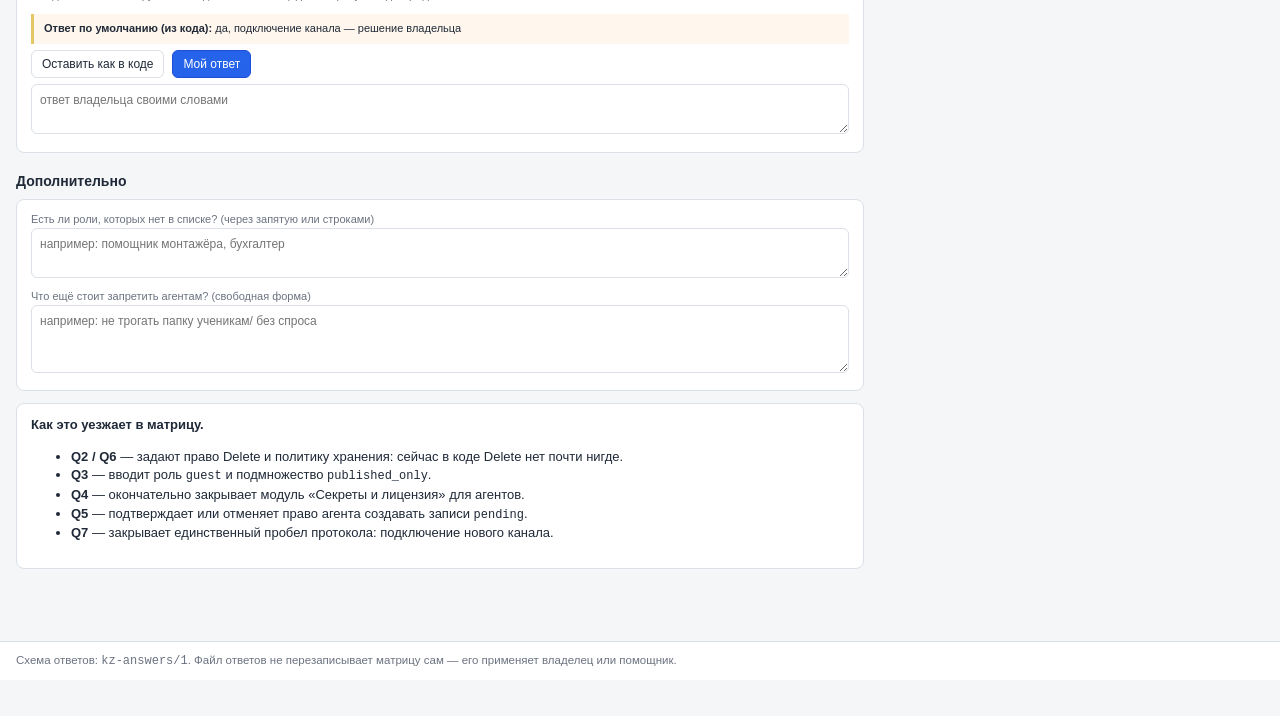
<file: questionnaire.html>
<!DOCTYPE html>
<html lang="ru">
<head>
<meta charset="UTF-8">
<meta name="viewport" content="width=device-width, initial-scale=1">
<title>Контент-завод — опросник владельца (вход в матрицу прав)</title>
<link rel="stylesheet" href="kz.css">
</head>
<body>

<header class="app">
  <h1>Контент-завод — опросник владельца</h1>
  <div class="sub">
    Семь вопросов, на которые код ответить не может. Матрица собрана по коду и помечена допущениями там, где решать вам.
    Ответы отсюда становятся правами: заполнили → «Экспорт ответов» → файл <code>kz-answers.json</code> кладётся рядом с матрицей.
  </div>
  <div class="toolbar">
    <span class="badge" id="progressBadge">отвечено 0 из 7</span>
    <div class="grow"></div>
    <button class="primary" id="btnExport">Экспорт ответов</button>
    <button id="btnImport">Загрузить ответы</button>
    <button id="btnCopy" title="Скопировать одним текстом — удобно вставить в чат помощнику">Скопировать текстом</button>
    <button class="danger" id="btnReset">Очистить</button>
    <a class="btn" href="index.html">← Матрица прав</a>
    <a class="btn" href="protocol-map.html">Карта протокола</a>
  </div>
</header>

<div class="legend">
  <span class="badge">Ответ по умолчанию — то, что уже следует из кода и правил завода</span>
  <span class="badge draft">Меняете — матрица меняется вместе с ответом</span>
</div>

<div class="layout wide">
  <div class="main">

    <div class="card warn">
      <b>Почему эти вопросы вообще есть.</b> Матрица прав для завода собрана не из фантазии: почти каждая ячейка подтверждена строкой кода.
      Но семь вещей код не решает за владельца — удаление материалов, сроки хранения, гость, ротация ключей, право агента создавать записи,
      апрув нового канала. Пока на них нет ответа, матрица честно показывает пометку «допущение».
    </div>

    <div id="questions"></div>

    <h2>Дополнительно</h2>
    <div class="card">
      <label class="inline" style="display:block;margin-bottom:6px">Есть ли роли, которых нет в списке? (через запятую или строками)
        <textarea id="extraRoles" rows="2" placeholder="например: помощник монтажёра, бухгалтер"></textarea>
      </label>
      <label class="inline" style="display:block">Что ещё стоит запретить агентам? (свободная форма)
        <textarea id="extraBans" rows="3" placeholder="например: не трогать папку ученикам/ без спроса"></textarea>
      </label>
    </div>

    <div class="card">
      <b>Как это уезжает в матрицу.</b>
      <ul>
        <li><b>Q2 / Q6</b> — задают право Delete и политику хранения: сейчас в коде Delete нет почти нигде.</li>
        <li><b>Q3</b> — вводит роль <code>guest</code> и подмножество <code>published_only</code>.</li>
        <li><b>Q4</b> — окончательно закрывает модуль «Секреты и лицензия» для агентов.</li>
        <li><b>Q5</b> — подтверждает или отменяет право агента создавать записи <code>pending</code>.</li>
        <li><b>Q7</b> — закрывает единственный пробел протокола: подключение нового канала.</li>
      </ul>
    </div>
  </div>
</div>

<footer class="app" style="padding:10px 16px;color:var(--muted);font-size:11.5px;border-top:1px solid var(--border);background:var(--panel);position:static;">
  Схема ответов: <code>kz-answers/1</code>. Файл ответов не перезаписывает матрицу сам — его применяет владелец или помощник.
</footer>

<script src="kz.data.js"></script>
<script>
(function () {
  'use strict';
  var KZ = window.KZ;
  if (!KZ) { document.body.innerHTML = '<p style="padding:20px">Не загрузился kz.data.js</p>'; return; }

  var STORAGE = 'kz_questionnaire_v1';
  var answers = {};

  function load() {
    try {
      var raw = localStorage.getItem(STORAGE);
      if (raw) answers = JSON.parse(raw) || {};
    } catch (e) {}
  }
  function save() {
    try { localStorage.setItem(STORAGE, JSON.stringify(answers)); } catch (e) {}
    var n = KZ.openQuestions.filter(function (q) { return (answers[q.id] || {}).text; }).length;
    document.getElementById('progressBadge').textContent = 'отвечено ' + n + ' из ' + KZ.openQuestions.length;
  }
  function esc(s) {
    return String(s == null ? '' : s).replace(/[&<>"]/g, function (c) {
      return { '&': '&amp;', '<': '&lt;', '>': '&gt;', '"': '&quot;' }[c];
    });
  }

  function render() {
    var html = KZ.openQuestions.map(function (q, i) {
      var a = answers[q.id] || {};
      return '<div class="card" data-q="' + q.id + '">' +
        '<h3 style="margin-top:0">' + (i + 1) + '. ' + esc(q.q) + '</h3>' +
        '<div class="hint">' + esc(q.why) + '</div>' +
        '<div class="quote warn"><b>Ответ по умолчанию (из кода):</b> ' + esc(q.defaultAnswer) + '</div>' +
        '<div style="display:flex;gap:8px;flex-wrap:wrap;margin:6px 0">' +
        '<button data-keep="' + q.id + '" class="' + (a.keep ? 'primary' : '') + '">Оставить как в коде</button>' +
        '<button data-change="' + q.id + '" class="' + (a.keep ? '' : 'primary') + '">Мой ответ</button>' +
        '</div>' +
        '<textarea rows="2" data-text="' + q.id + '" placeholder="ответ владельца своими словами">' + esc(a.text || '') + '</textarea>' +
        '</div>';
    }).join('');
    document.getElementById('questions').innerHTML = html;
    save();
  }

  function setAnswer(id, patch) {
    answers[id] = Object.assign({}, answers[id] || {}, patch);
    save();
  }

  document.getElementById('questions').addEventListener('click', function (e) {
    var keep = e.target.closest('button[data-keep]');
    var change = e.target.closest('button[data-change]');
    if (keep) {
      var q = KZ.openQuestions.filter(function (x) { return x.id === keep.dataset.keep; })[0];
      setAnswer(keep.dataset.keep, { keep: true, text: q.defaultAnswer });
      render();
    }
    if (change) {
      setAnswer(change.dataset.change, { keep: false });
      render();
      var ta = document.querySelector('textarea[data-text="' + change.dataset.change + '"]');
      if (ta) ta.focus();
    }
  });

  document.getElementById('questions').addEventListener('input', function (e) {
    var ta = e.target.closest('textarea[data-text]');
    if (ta) setAnswer(ta.dataset.text, { text: ta.value });
  });

  function buildExport() {
    return {
      schema: 'kz-answers/1',
      project: KZ.project,
      answered_at: new Date().toISOString(),
      matrix_version: KZ.version,
      answers: KZ.openQuestions.map(function (q) {
        var a = answers[q.id] || {};
        return {
          id: q.id,
          question: q.q,
          code_default: q.defaultAnswer,
          decision: a.keep ? 'оставить как в коде' : (a.text ? 'ответ владельца' : 'без ответа'),
          text: a.text || q.defaultAnswer,
          is_default: !!a.keep || !a.text
        };
      }),
      extra_roles: (document.getElementById('extraRoles').value || '').split(/[\n,;]+/).map(function (s) { return s.trim(); }).filter(Boolean),
      extra_agent_bans: document.getElementById('extraBans').value || ''
    };
  }

  function download(name, text) {
    var blob = new Blob([text], { type: 'application/json;charset=utf-8' });
    var url = URL.createObjectURL(blob);
    var a = document.createElement('a');
    a.href = url; a.download = name; a.click();
    setTimeout(function () { URL.revokeObjectURL(url); }, 1500);
  }

  document.getElementById('btnExport').addEventListener('click', function () {
    download('kz-answers.json', JSON.stringify(buildExport(), null, 2));
  });

  document.getElementById('btnImport').addEventListener('click', function () {
    var inp = document.createElement('input');
    inp.type = 'file'; inp.accept = '.json,application/json';
    inp.addEventListener('change', function () {
      var f = inp.files[0]; if (!f) return;
      var r = new FileReader();
      r.onload = function () {
        try {
          var data = JSON.parse(String(r.result));
          (data.answers || []).forEach(function (a) {
            answers[a.id] = { text: a.text, keep: !!a.is_default };
          });
          if (data.extra_roles) document.getElementById('extraRoles').value = data.extra_roles.join(', ');
          if (data.extra_agent_bans) document.getElementById('extraBans').value = data.extra_agent_bans;
          render();
          alert('Ответы загружены.');
        } catch (e) { alert('Не разобрал файл: ' + e.message); }
      };
      r.readAsText(f, 'utf-8');
    });
    inp.click();
  });

  document.getElementById('btnCopy').addEventListener('click', function () {
    var data = buildExport();
    var lines = ['Ответы владельца по матрице прав Контент-завода (' + data.answered_at.slice(0, 10) + ')', ''];
    data.answers.forEach(function (a) { lines.push(a.id + '. ' + a.question); lines.push('   → ' + a.text + (a.is_default ? '  [как в коде]' : '  [решение владельца]')); lines.push(''); });
    if (data.extra_roles.length) lines.push('Дополнительные роли: ' + data.extra_roles.join(', '));
    if (data.extra_agent_bans) lines.push('Что ещё запретить агентам: ' + data.extra_agent_bans);
    var text = lines.join('\n');
    if (navigator.clipboard) {
      navigator.clipboard.writeText(text).then(function () { alert('Скопировано. Можно вставить в чат помощнику.'); },
        function () { window.prompt('Скопируйте текст:', text); });
    } else { window.prompt('Скопируйте текст:', text); }
  });

  document.getElementById('btnReset').addEventListener('click', function () {
    if (!confirm('Очистить все ответы?')) return;
    answers = {};
    document.getElementById('extraRoles').value = '';
    document.getElementById('extraBans').value = '';
    render();
  });

  load(); render();
}());
</script>
<script src="kz.mobile.js"></script>
</body>
</html>
</file>
<file: kz.css>
/* ==========================================================================
   Контент-завод — матрица прав CRUD. Общий стиль артефактов.
   Палитра и вёрстка — по образцу «Витавто» (интерактивный процесс + матрица).
   Файл общий: его подключают index.html, process.html, approve.html,
   protocol-map.html, questionnaire.html.
   ========================================================================== */

:root{
  --bg:#f5f6f8; --panel:#ffffff; --border:#dbe0e6; --text:#1f2937; --muted:#6b7280;
  --accent:#2563eb; --accent-dark:#1d4ed8; --accent-soft:#eaf0fd;
  --ok-bg:#d9f2df; --ok-bd:#8fd6a4; --ok-tx:#166534;
  --part-bg:#fdf3d0; --part-bd:#e6c766; --part-tx:#854d0e;
  --no-bg:#fde8e6; --no-bd:#f0a8a0; --no-tx:#991b1b;
  --sub-bg:#e6ecfb; --sub-bd:#9db2e8; --sub-tx:#1e3a8a;
  --agent:#7c3aed; --agent-soft:#f3ecfe; --agent-bd:#c4a7f7;
  --human:#0f766e; --human-soft:#e6f6f4; --human-bd:#8fd6cf;
  --warn-bg:#fff7ed; --warn-bd:#fed7aa; --warn-tx:#9a3412;
  --dim:0.22;
  --radius:8px;
  --shadow:0 4px 14px rgba(15,23,42,.08);
  --mono:Consolas,"Cascadia Mono",monospace;
}
*{box-sizing:border-box;}
html,body{margin:0;padding:0;}
body{
  background:var(--bg); color:var(--text); font-size:13px; line-height:1.45;
  font-family:"Segoe UI",Roboto,Arial,sans-serif;
  padding-bottom:40px;
}
a{color:var(--accent); text-decoration:none;}
a:hover{text-decoration:underline;}
code,.mono{font-family:var(--mono); font-size:12px;}
h1{font-size:16px; margin:0 0 2px;}
h2{font-size:14px; margin:18px 0 8px;}
h3{font-size:13px; margin:14px 0 6px;}
h4{margin:0 0 6px; font-size:11px; text-transform:uppercase; letter-spacing:.04em; color:var(--muted);}
hr{border:none; border-top:1px solid var(--border); margin:16px 0;}

/* ── Шапка ─────────────────────────────────────────────────────────────── */
header.app{
  position:sticky; top:0; z-index:40; background:var(--panel);
  border-bottom:1px solid var(--border); padding:10px 16px;
}
header.app .sub{color:var(--muted); font-size:12px; margin-bottom:8px; line-height:1.45;}
.toolbar{display:flex; flex-wrap:wrap; gap:8px; align-items:center;}
.toolbar .grow{flex:1 1 auto;}
.badge{
  display:inline-block; background:#eef1f6; border-radius:4px; padding:2px 6px;
  font-size:11px; color:var(--muted); white-space:nowrap;
}
.badge.agent{background:var(--agent-soft); color:#5b21b6;}
.badge.human{background:var(--human-soft); color:#115e59;}
.badge.warn{background:var(--warn-bg); color:var(--warn-tx); border:1px solid var(--warn-bd);}
.badge.draft{background:var(--part-bg); color:var(--part-tx);}

/* ── Кнопки, сегменты, поля ────────────────────────────────────────────── */
button,.btn{
  cursor:pointer; border:1px solid var(--border); background:var(--panel);
  border-radius:6px; padding:6px 10px; font-size:12px; color:var(--text);
  font-family:inherit; display:inline-block;
}
button:hover,.btn:hover{background:#eef1f5; text-decoration:none;}
button.primary,.btn.primary{background:var(--accent); border-color:var(--accent-dark); color:#fff;}
button.primary:hover{background:var(--accent-dark);}
button.danger{border-color:var(--no-bd); color:var(--no-tx);}
button:disabled{opacity:.45; cursor:not-allowed;}
button.toggle.active,.seg button.active{background:var(--accent); color:#fff; border-color:var(--accent-dark);}
.seg{display:flex; border:1px solid var(--border); border-radius:6px; overflow:hidden; background:var(--panel);}
.seg button{border:none; border-radius:0; border-right:1px solid var(--border);}
.seg button:last-child{border-right:none;}
.seg button.active{background:var(--accent); color:#fff;}
select,input[type=text],input[type=search],textarea{
  padding:6px 8px; border:1px solid var(--border); border-radius:6px;
  font-size:12px; background:#fff; font-family:inherit; color:var(--text);
}
textarea{width:100%; resize:vertical; line-height:1.5;}
label.inline{display:inline-flex; align-items:center; gap:6px; color:var(--muted); font-size:11px;}
label.inline select,label.inline input{margin-left:2px;}

/* ── Раскладка ─────────────────────────────────────────────────────────── */
.layout{display:grid; grid-template-columns:minmax(0,1fr) 400px; min-height:calc(100vh - 150px);}
.main{padding:12px 16px 60px; overflow:auto; min-width:0;}
.side{
  border-left:1px solid var(--border); background:var(--panel); padding:14px 16px 40px;
  position:sticky; top:110px; align-self:start; max-height:calc(100vh - 120px); overflow:auto;
}
.side .empty{color:var(--muted); font-size:12px; line-height:1.5;}
@media (max-width:1150px){
  .layout{grid-template-columns:1fr;}
  .side{position:static; max-height:none; border-left:none; border-top:1px solid var(--border);}
}
.wide .layout{grid-template-columns:1fr;}

/* ── Легенда ───────────────────────────────────────────────────────────── */
.legend{
  display:flex; gap:14px; flex-wrap:wrap; align-items:center; color:var(--muted);
  font-size:11px; padding:10px 16px 0;
}
.sw{display:inline-block; width:12px; height:12px; border-radius:3px; margin-right:4px;
    vertical-align:-1px; border:1px solid rgba(0,0,0,.15);}
.sw.allow{background:var(--ok-bg); border-color:var(--ok-bd);}
.sw.conditional{background:var(--part-bg); border-color:var(--part-bd);}
.sw.deny{background:var(--no-bg); border-color:var(--no-bd);}
.sw.subset{background:var(--sub-bg); border-color:var(--sub-bd);}

/* ── Карточки, панели ──────────────────────────────────────────────────── */
.card{background:var(--panel); border:1px solid var(--border); border-radius:var(--radius); padding:12px 14px; margin-bottom:12px;}
.card.tight{padding:10px 12px;}
.card.warn{background:var(--warn-bg); border-color:var(--warn-bd); color:var(--warn-tx);}
.card.agent{background:var(--agent-soft); border-color:var(--agent-bd);}
.grid{display:grid; gap:10px;}
.grid.c2{grid-template-columns:repeat(auto-fit,minmax(280px,1fr));}
.grid.c3{grid-template-columns:repeat(auto-fit,minmax(220px,1fr));}
.grid.c4{grid-template-columns:repeat(auto-fit,minmax(170px,1fr));}
.hint{color:var(--muted); font-size:11px; line-height:1.5; margin:4px 0 10px;}

/* ── Таблицы ───────────────────────────────────────────────────────────── */
table.tbl{width:100%; border-collapse:separate; border-spacing:0; background:var(--panel);
  border:1px solid var(--border); border-radius:var(--radius); overflow:hidden; font-size:12px;}
table.tbl th,table.tbl td{padding:7px 9px; border-bottom:1px solid var(--border); text-align:left; vertical-align:top;}
table.tbl thead th{
  background:#eef1f6; font-size:11px; text-transform:uppercase; letter-spacing:.03em;
  color:var(--muted); font-weight:700; position:sticky; top:0; z-index:5;
}
table.tbl tbody tr:last-child td{border-bottom:none;}
table.tbl tbody tr:hover td{background:#fafbfd;}
table.tbl td.num,table.tbl th.num{text-align:right; font-family:var(--mono); white-space:nowrap;}
table.tbl .rowhead{font-weight:600;}
table.tbl td.cite{font-family:var(--mono); font-size:11px; color:var(--muted); white-space:nowrap;}

/* ── Матрица: шапка со статусами, строки — поля/модули ─────────────────── */
.matrix-wrap{
  border:1px solid var(--border); border-radius:var(--radius); background:var(--panel);
  overflow:auto; max-height:calc(100vh - 330px); position:relative;
}
.matrix-wrap.short{max-height:none;}
table.matrix{border-collapse:separate; border-spacing:0; font-size:11.5px; width:100%;}
table.matrix th,table.matrix td{border-bottom:1px solid var(--border); border-right:1px solid #eef1f6;}
table.matrix thead th{
  position:sticky; top:0; z-index:6; background:#eef1f6; color:var(--muted);
  font-size:10.5px; font-weight:700; text-transform:uppercase; letter-spacing:.03em;
  padding:6px 6px; text-align:center; white-space:nowrap; vertical-align:bottom;
}
table.matrix thead th.col-head{
  left:0; z-index:8; text-align:left; min-width:250px; background:#e8ecf3;
  text-transform:none; font-size:11px; letter-spacing:0;
}
table.matrix td.col-head{
  position:sticky; left:0; z-index:4; background:var(--panel); text-align:left;
  min-width:250px; max-width:340px; padding:5px 8px; font-size:11.5px;
}
table.matrix tr.grp-row td{
  background:#f4f6fa; font-weight:700; font-size:11px; color:#334155;
  position:sticky; left:0; z-index:4; cursor:pointer;
}
table.matrix tr.grp-row:hover td{background:#eceff5;}
table.matrix tr.hidden{display:none;}
.matrix-cell{padding:3px 4px; text-align:center; cursor:pointer; position:relative;}
.matrix-cell:hover{outline:2px solid var(--accent); outline-offset:-2px; border-radius:4px;}
.matrix-cell.selected{outline:2px solid var(--accent); outline-offset:-2px; border-radius:4px;
  box-shadow:inset 0 0 0 3px rgba(37,99,235,.12);}
.cell-stack{display:flex; flex-direction:column; gap:2px; align-items:stretch;}
.rights{display:flex; gap:2px; justify-content:center;}
.rc{
  display:inline-block; min-width:15px; text-align:center; border-radius:3px;
  font-size:10px; font-weight:700; padding:1px 2px; border:1px solid transparent;
  font-family:var(--mono);
}
.rc.allow{background:var(--ok-bg); border-color:var(--ok-bd); color:var(--ok-tx);}
.rc.conditional{background:var(--part-bg); border-color:var(--part-bd); color:var(--part-tx);}
.rc.deny{background:var(--no-bg); border-color:var(--no-bd); color:var(--no-tx);}
.rc.subset{background:var(--sub-bg); border-color:var(--sub-bd); color:var(--sub-tx);}
.rc.off{background:#f2f4f7; border-color:#e6e9ef; color:#b6bcc7;}
.cell-note{font-size:9.5px; color:var(--muted); line-height:1.2; text-align:center;}
.constraints{display:flex; gap:2px; flex-wrap:wrap; justify-content:center;}
.rchip{
  font-family:var(--mono); font-size:9px; background:#eef1f6; color:#475569;
  border-radius:3px; padding:0 3px; cursor:help;
}
.matrix td.field-off{opacity:.35;}
.srcdot{display:inline-block; width:6px; height:6px; border-radius:50%; margin-left:4px; vertical-align:1px;}
.srcdot.code{background:var(--ok-bd);}
.srcdot.assume{background:var(--part-bd);}

/* ── Вкладки ролей ─────────────────────────────────────────────────────── */
.roles-tabs{display:flex; flex-wrap:wrap; gap:6px; margin:10px 0 6px;}
.roles-tabs button{font-size:11.5px; padding:5px 9px;}
.roles-tabs button.active{background:var(--accent); border-color:var(--accent-dark); color:#fff;}
.roles-tabs button.agent{border-color:var(--agent-bd);}
.roles-tabs button.agent.active{background:var(--agent); border-color:#5b21b6; color:#fff;}
.roles-tabs .sep{width:1px; background:var(--border); margin:2px 4px;}

/* ── Правая панель: подробности ячейки ─────────────────────────────────── */
.side h3{margin-top:0;}
.kv{display:grid; grid-template-columns:auto 1fr; gap:3px 10px; font-size:11.5px; margin:8px 0;}
.kv dt{color:var(--muted); white-space:nowrap;}
.kv dd{margin:0;}
.quote{
  background:#f8fafc; border-left:3px solid var(--accent); padding:7px 10px; margin:6px 0;
  font-family:var(--mono); font-size:11px; white-space:pre-wrap; word-break:break-word;
}
.quote.warn{border-left-color:var(--part-bd); background:var(--warn-bg); font-family:inherit;}
.quote.deny{border-left-color:var(--no-bd); background:#fff5f5; font-family:inherit;}
.rule-item{border-bottom:1px dashed var(--border); padding:7px 0;}
.rule-item:last-child{border-bottom:none;}
.rule-item .rid{font-family:var(--mono); font-size:11px; color:var(--accent); font-weight:700;}
.rule-item .rtitle{font-size:11.5px; margin:2px 0 3px;}
.rule-item .rsrc{font-family:var(--mono); font-size:10.5px; color:var(--muted);}

/* ── Плеер сценариев ───────────────────────────────────────────────────── */
.player{
  display:flex; flex-direction:column; gap:10px; background:#f0f4fa;
  border:1px solid var(--border); border-radius:var(--radius); padding:10px 12px; margin-bottom:12px;
}
.player-top{display:flex; flex-wrap:wrap; gap:8px; align-items:center;}
.player .step-meta{flex:1 1 260px; min-width:200px;}
.player .step-title{font-weight:600; font-size:13px;}
.player .step-note{color:var(--muted); font-size:11px; margin-top:2px; line-height:1.45;}
.progress{height:6px; background:#e5e7eb; border-radius:99px; overflow:hidden; margin-top:8px;}
.progress > i{display:block; height:100%; background:var(--accent); width:0%; transition:width .25s ease;}
.scenario-head{display:flex; align-items:center; justify-content:space-between; gap:8px; flex-wrap:wrap;}
.scenario-toggle{
  display:flex; align-items:center; gap:6px; border:none; background:none;
  padding:0; cursor:pointer; font:inherit; color:inherit; text-align:left;
}
.scenario-toggle:hover{color:var(--accent);}
.scenario-toggle .chev{display:inline-block; width:12px; font-size:10px; color:var(--muted); transition:transform .15s;}
.scenario-toggle[aria-expanded="true"] .chev{transform:rotate(90deg);}
.scenario-body[hidden]{display:none !important;}
.scenario-filters{display:flex; flex-wrap:wrap; gap:6px; margin:8px 0;}
.scenario-filters button{font-size:11px; padding:5px 9px;}
.scenario-filters button.active{background:var(--accent); border-color:var(--accent-dark); color:#fff;}
.scenario-sections{display:flex; flex-direction:column; gap:12px;}
.scenario-grid{display:grid; grid-template-columns:repeat(auto-fill,minmax(230px,1fr)); gap:6px;}
.scenario-grid button{text-align:left; padding:7px 9px; font-size:11.5px; line-height:1.35; border-radius:7px;}
.scenario-grid button.active{background:var(--accent); border-color:var(--accent-dark); color:#fff;}
.scenario-grid button .sid{display:block; font-size:10px; opacity:.75; font-family:var(--mono); margin-bottom:1px;}

.lanes{display:flex; flex-direction:column; gap:10px;}
.lane{
  display:grid; grid-template-columns:140px minmax(0,1fr); border:1px solid var(--border);
  border-radius:10px; overflow:hidden; background:var(--panel); transition:opacity .2s,filter .2s;
}
.lane.dim{opacity:var(--dim); filter:grayscale(.35);}
.lane-label{
  display:flex; align-items:center; justify-content:center; text-align:center;
  font-weight:700; font-size:12px; padding:10px 8px; border-right:1px solid var(--border);
  line-height:1.3; background:#eef1f6;
}
.lane.human .lane-label{background:var(--human-soft); color:#115e59;}
.lane.agent .lane-label{background:var(--agent-soft); color:#5b21b6;}
.lane.system .lane-label{background:#eef1f6; color:#334155;}
.lane-nodes{display:flex; flex-wrap:wrap; gap:8px; padding:10px; align-items:stretch; min-height:84px;}
.node{
  width:180px; min-height:76px; border:1.5px solid var(--border); border-radius:10px;
  padding:8px 9px; background:#fff; cursor:pointer; display:flex; flex-direction:column; gap:4px;
  transition:transform .12s,box-shadow .12s,outline .12s,opacity .2s; position:relative; text-align:left;
  font:inherit; color:inherit;
}
.node:hover{transform:translateY(-1px); box-shadow:var(--shadow);}
.node.selected{outline:2px solid var(--accent); outline-offset:1px;}
.node.play-active{outline:2px solid var(--agent); outline-offset:1px; box-shadow:0 0 0 4px rgba(124,58,237,.14);}
.node.dim{opacity:var(--dim); pointer-events:none;}
.node.decision{border-style:dashed;}
.node.lock{border-color:var(--no-bd);}
.node .nid{font-size:10px; font-family:var(--mono); color:var(--muted);}
.node .ntitle{font-size:11.5px; font-weight:600; line-height:1.3; flex:1;}
.node .nmeta{display:flex; gap:4px; flex-wrap:wrap; margin-top:2px;}
.pill{font-size:10px; border-radius:4px; padding:1px 5px; border:1px solid transparent; white-space:nowrap;}
.pill.ok{background:var(--ok-bg); border-color:var(--ok-bd); color:var(--ok-tx);}
.pill.part{background:var(--part-bg); border-color:var(--part-bd); color:var(--part-tx);}
.pill.no{background:var(--no-bg); border-color:var(--no-bd); color:var(--no-tx);}
.pill.agent{background:var(--agent-soft); border-color:var(--agent-bd); color:#5b21b6;}
.pill.lock{background:#f3f4f6; border-color:#d1d5db; color:#374151;}
.node.cov-ok{border-color:var(--ok-bd); background:linear-gradient(#fff,#f3fbf5);}
.node.cov-part{border-color:var(--part-bd); background:linear-gradient(#fff,#fffbeb);}
.node.cov-no{border-color:var(--no-bd); background:linear-gradient(#fff,#fff5f5);}
.stats{display:flex; flex-wrap:wrap; gap:8px; margin:10px 0 14px;}
.stat{
  background:var(--panel); border:1px solid var(--border); border-radius:8px;
  padding:7px 12px; min-width:104px;
}
.stat b{display:block; font-size:17px; line-height:1.1;}
.stat span{color:var(--muted); font-size:11px;}

/* ── Граф протокола (карта апрувов) ────────────────────────────────────── */
.map-grid{display:grid; grid-template-columns:repeat(auto-fit,minmax(260px,1fr)); gap:12px;}
.map-col{background:var(--panel); border:1px solid var(--border); border-radius:var(--radius); padding:10px 12px;}
.map-col h3{margin:0 0 8px; font-size:12.5px;}
.map-card{
  border:1px solid var(--border); border-left:4px solid var(--accent);
  border-radius:6px; padding:7px 9px; margin-bottom:7px; font-size:11.5px; background:#fff;
}
.map-card.agent{border-left-color:var(--agent);}
.map-card.human{border-left-color:var(--human);}
.map-card.deny{border-left-color:var(--no-bd);}
.map-card .who{font-weight:700;}
.map-card .what{color:#334155;}
.map-card .src{font-family:var(--mono); font-size:10.5px; color:var(--muted); margin-top:3px; display:block;}
.arrow{color:var(--muted); font-family:var(--mono);}

/* ── Раскрывающиеся блоки ──────────────────────────────────────────────── */
details.box{background:var(--panel); border:1px solid var(--border); border-radius:var(--radius); padding:8px 12px; margin-bottom:10px;}
details.box > summary{cursor:pointer; font-weight:600; font-size:12.5px;}
details.box[open] > summary{margin-bottom:8px;}
details.box ul{margin:0; padding-left:18px;}
details.box li{margin-bottom:5px; line-height:1.5;}

/* ── Модальное окно (журнал, опросник) ─────────────────────────────────── */
.modal-overlay{
  position:fixed; inset:0; background:rgba(15,23,42,.45); z-index:80;
  display:flex; align-items:flex-start; justify-content:center; padding:40px 16px;
}
.modal-overlay[hidden]{display:none;}
.modal{
  background:var(--panel); border-radius:10px; max-width:1000px; width:100%;
  max-height:80vh; overflow:auto; padding:16px 18px; box-shadow:0 20px 50px rgba(15,23,42,.3);
}
.modal-head{display:flex; align-items:center; justify-content:space-between; gap:10px; margin-bottom:10px;}
.modal-head h2{margin:0;}

/* ==========================================================================
   МОБИЛЬНАЯ ВЁРСТКА
   Задача: те же страницы с телефона — без зума, без «мелких кнопок» и без
   горизонтальной прокрутки всей страницы. Шапка сворачивается в «сендвич»,
   широкие таблицы получают свою полосу прокрутки, матрица остаётся читаемой.
   ========================================================================== */

/* «Сендвич» — кнопка шапки. На широком экране её нет: там меню и так видно. */
.mobile-dock{display:none;}          /* нижняя панель — только на узком экране */
.nav-toggle{
  display:none; align-items:center; gap:8px; cursor:pointer;
  border:1px solid var(--border); background:var(--panel); color:var(--text);
  border-radius:8px; padding:8px 12px; font:inherit; font-size:13px; min-height:42px;
}
.nav-toggle:hover{background:#eef1f5;}
.nav-toggle .burger{display:inline-flex; flex-direction:column; gap:3px; width:18px;}
.nav-toggle .burger i{display:block; height:2px; border-radius:2px; background:var(--text); transition:transform .18s, opacity .18s;}
.nav-toggle[aria-expanded="true"] .burger i:nth-child(1){transform:translateY(5px) rotate(45deg);}
.nav-toggle[aria-expanded="true"] .burger i:nth-child(2){opacity:0;}
.nav-toggle[aria-expanded="true"] .burger i:nth-child(3){transform:translateY(-5px) rotate(-45deg);}

/* Таблицы .tbl на узком экране становятся карточками — см. блок ниже.
   Подписи столбцов приходят из data-th, их ставит kz.mobile.js. */

@media (max-width: 900px){
  body{font-size:13.5px;}
  header.app{padding:9px 12px 10px;}
  header.app h1{font-size:15px; padding-right:118px;}
  header.app .sub{font-size:11.5px; line-height:1.5; max-height:4.6em; overflow:auto;}
  .nav-toggle{display:inline-flex; position:absolute; top:8px; right:10px; z-index:45;}
  header.app{position:sticky;}
  /* Панель прячется в «сендвич» только если скрипт дошёл и кнопку построил
     (html.js-nav). Скрипт не загрузился — панель просто ляжет столбиком. */
  html.js-nav header.app .toolbar{
    display:none; flex-direction:column; align-items:stretch; gap:8px;
    margin-top:10px; padding:10px; border:1px solid var(--border); border-radius:10px;
    background:#fbfcfe; box-shadow:var(--shadow); max-height:72vh; overflow:auto;
  }
  html.js-nav header.app .toolbar.open{display:flex;}
  header.app .toolbar.open .grow{display:none;}
  header.app .toolbar.open > *{width:100%;}
  /* Кнопки не уезжают вбок: внутри меню они переносятся на следующую строку */
  header.app .toolbar.open .seg{width:100%; flex-wrap:wrap; overflow:visible;}
  header.app .toolbar.open .seg button{flex:1 1 44%; min-height:40px; white-space:normal; line-height:1.25;}
  header.app .toolbar.open button,
  header.app .toolbar.open .btn{min-height:42px; font-size:13.5px; text-align:center; padding:10px 12px; white-space:normal;}
  header.app .toolbar.open label.inline{display:flex; flex-direction:column; align-items:stretch; gap:5px; font-size:12px;}
  header.app .toolbar.open input[type=search],
  header.app .toolbar.open input[type=text],
  header.app .toolbar.open select{width:100%; min-height:42px;}
  .legend{padding:8px 12px 0; gap:10px;}
  /* Легенда, переехавшая в меню (её переносит kz.mobile.js), тоже переносится по строкам */
  header.app .toolbar.open .legend{
    display:flex; flex-wrap:wrap; gap:8px 14px; padding:8px 0 0; margin:0;
    border-top:1px dashed var(--border); font-size:11.5px;
  }
  header.app .toolbar.open .legend .sw{width:14px; height:14px;}

  /* Нижняя панель: пока идёт процесс, шаговые кнопки всегда на экране */
  .mobile-dock{
    display:flex; position:fixed; left:0; right:0; bottom:0; z-index:60;
    flex-wrap:wrap; gap:8px; align-items:stretch;
    padding:8px 10px calc(8px + env(safe-area-inset-bottom, 0px));
    background:var(--panel); border-top:1px solid var(--border);
    box-shadow:0 -4px 14px rgba(15,23,42,.10);
  }
  .mobile-dock[hidden]{display:none;}
  .mobile-dock.off{display:none;}       /* панель нужна только на вкладке процесса */
  .mobile-dock button{flex:1 1 92px; min-height:46px; font-size:14px; font-weight:600;}
  .mobile-dock button.primary{background:var(--accent); border-color:var(--accent-dark); color:#fff;}
  /* Пока идёт воспроизведение, шаговые кнопки не нужны: они уходят в «сендвич»,
     а на панели остаётся одна кнопка паузы во всю ширину. */
  .mobile-dock.playing #btnPrevDock,
  .mobile-dock.playing #btnNextDock{display:none;}
  .mobile-dock.playing #btnPlayDock{flex:1 1 100%; font-size:15px;}
  .mobile-dock .dock-note{flex:1 1 100%; color:var(--muted); font-size:10.5px; text-align:center; line-height:1.35;}

  .main{padding:10px 12px 112px;}
  /* место под нижнюю панель, чтобы она не закрывала конец страницы */
  body{padding-bottom:86px;}
  /* Поля 16px — иначе iOS зумит страницу при фокусе в поле */
  select,input[type=text],input[type=search],textarea{font-size:16px;}

  .roles-tabs{flex-wrap:nowrap; overflow-x:auto; -webkit-overflow-scrolling:touch; padding-bottom:6px; margin:8px 0 4px;}
  .roles-tabs button{white-space:nowrap; min-height:38px; flex:0 0 auto;}
  .roles-tabs .sep{display:none;}
  .stats{flex-wrap:nowrap; overflow-x:auto; -webkit-overflow-scrolling:touch; padding-bottom:6px;}
  .stat{min-width:120px; flex:0 0 auto;}

  /* Матрица — КАРТОЧКАМИ. Девять столбцов статусов на телефоне не читаются:
     строки таблицы становятся карточками, статусы — строками внутри карточки.
     Разметку страница отдаёт ту же; подписи берутся из data-атрибутов. */
  .matrix-wrap{max-height:none; overflow:visible; border:none; background:transparent; border-radius:0;}
  table.matrix{display:block; width:100%; background:transparent; font-size:12px;}
  table.matrix thead{display:none;}
  table.matrix tbody,
  table.matrix tr{display:block;}
  table.matrix th,table.matrix td{border:none;}

  table.matrix tr.grp-row{display:block; margin:14px 0 8px;}
  table.matrix tr.grp-row td{
    display:block; padding:9px 11px; border-radius:8px; background:#e9edf4;
    font-size:12px; font-weight:700; line-height:1.4; color:#334155;
  }
  table.matrix tr.grp-row .mono{display:block; font-weight:400; font-size:10.5px; margin-top:2px;}

  table.matrix tr[data-field]{
    display:block; background:var(--panel); border:1px solid var(--border);
    border-radius:10px; padding:9px 11px 5px; margin:0 0 10px;
  }
  table.matrix tr[data-field].hidden{display:none;}
  table.matrix tr[data-field]::before{
    content: attr(data-module); display:block; margin-bottom:3px;
    font-size:9.5px; text-transform:uppercase; letter-spacing:.04em; color:var(--muted);
  }
  table.matrix td.col-head{
    display:block; position:static; width:auto; min-width:0; max-width:none;
    padding:0 0 8px; margin-bottom:4px; background:transparent;
    border:none; border-bottom:1px dashed var(--border); font-size:12.5px; line-height:1.35;
  }
  table.matrix td.matrix-cell{
    display:grid; grid-template-columns:minmax(0,1fr) auto; gap:8px; align-items:center;
    min-width:0; padding:7px 0; border-top:1px solid #f1f3f7; text-align:left;
  }
  table.matrix td.matrix-cell::before{
    content: attr(data-status); font-size:11px; line-height:1.25; color:var(--muted);
  }
  table.matrix td.matrix-cell .cell-stack{
    flex-direction:row; flex-wrap:wrap; gap:4px 8px; align-items:center; justify-content:flex-end;
  }
  table.matrix td.matrix-cell .rights{gap:3px;}
  table.matrix td.matrix-cell .constraints{justify-content:flex-end;}
  table.matrix td.matrix-cell.is-current{background:#f1f6ff; border-radius:6px; padding-left:7px; padding-right:7px;}
  table.matrix td.matrix-cell.is-current::before{color:var(--accent); font-weight:700;}
  table.matrix td.matrix-cell.selected{outline:2px solid var(--accent); outline-offset:-2px; border-radius:6px;}
  table.matrix td.matrix-cell:hover{outline:none;}
  .rc{min-width:20px; font-size:11px; padding:2px 4px;}
  .rchip{font-size:9.5px;}

  /* Плеер сценариев: дорожки в один столбец, узлы — во всю ширину */
  .player{padding:9px 10px;}
  .player .step-title{font-size:12.5px;}
  .scenario-grid{grid-template-columns:1fr;}
  .scenario-toggle strong{font-size:12px;}
  .lanes{gap:8px;}
  .lane{grid-template-columns:1fr;}
  .lane-label{border-right:none; border-bottom:1px solid var(--border); padding:8px 10px; font-size:12.5px;}
  .lane-nodes{padding:8px; gap:8px; min-height:0;}
  .node{width:100%; min-height:0; padding:9px 10px;}
  .node .ntitle{font-size:12.5px;}
  .node.play-active{box-shadow:0 0 0 4px rgba(124,58,237,.20);}

  /* Карточки, колонки карты и сетки — в один столбец */
  .grid.c2,.grid.c3,.grid.c4{grid-template-columns:1fr;}
  .map-grid{grid-template-columns:1fr;}
  .card{padding:11px 12px;}
  .card.tight{padding:9px 10px;}
  .side{padding:12px; max-height:none;}
  .kv{grid-template-columns:1fr; gap:2px 0;}

  .modal-overlay{padding:10px; align-items:flex-start;}
  .modal{max-height:88vh; padding:14px;}

  /* Таблицы .tbl — КАРТОЧКАМИ, как матрица. Восемь столбцов в узкий экран не
     влезают: строка таблицы становится карточкой, а подпись каждого значения
     приходит из data-th (его проставляет kz.mobile.js из шапки таблицы). */
  table.tbl{display:block; width:100%; border:none; background:transparent; border-radius:0; font-size:12px;}
  table.tbl thead{display:none;}
  table.tbl tbody,
  table.tbl tr{display:block;}
  table.tbl tbody tr{
    display:block; background:var(--panel); border:1px solid var(--border);
    border-radius:10px; padding:9px 11px; margin:0 0 10px;
  }
  table.tbl tbody tr:hover td{background:transparent;}
  table.tbl td{
    display:grid; grid-template-columns:minmax(64px, 38%) minmax(0, 1fr); gap:8px;
    padding:6px 0; border:none; border-top:1px solid #f1f3f7; vertical-align:top;
    white-space:normal; overflow-wrap:anywhere;
  }
  table.tbl td:first-child{border-top:none; padding-top:2px; grid-template-columns:1fr; gap:2px;}
  table.tbl td::before{
    content: attr(data-th); font-size:10px; text-transform:uppercase; letter-spacing:.03em;
    color:var(--muted); line-height:1.3;
  }
  table.tbl td:first-child::before{margin-top:0;}
  table.tbl td:first-child > b,
  table.tbl td:first-child.rowhead{font-size:12.5px;}
  /* Ячейка без подписи (в таблице не было шапки) — занимает всю ширину */
  table.tbl td[data-th=""]{grid-template-columns:1fr;}
  table.tbl td[data-th=""]::before{display:none;}
  table.tbl td.cite{font-size:11px;}
  table.tbl tbody tr:last-child td{border-bottom:none;}
  .quote{font-size:11px;}
}

@media (max-width: 560px){
  h1{font-size:14px;}
  header.app h1{padding-right:104px;}
  .stat{min-width:106px; padding:6px 10px;}
  .stat b{font-size:16px;}
  .node .nmeta .pill{font-size:9.5px;}
  .rc{min-width:16px; font-size:10px;}
  /* В карточном режиме столбцу-заголовку ширину не навязываем */
  table.matrix td.col-head{min-width:0; max-width:none; font-size:12px;}
  table.matrix td.matrix-cell::before{font-size:10.5px;}
  /* Карточки таблиц на самом узком экране: подпись колонки — узкая колонка */
  table.tbl td{grid-template-columns:minmax(52px, 32%) minmax(0, 1fr);}
  table.tbl td:first-child{grid-template-columns:1fr;}
}

/* Наведение и фокус — с тач-экрана их нет, поэтому активный элемент подсвечен смещением */
@media (hover: none){
  .matrix-cell:hover{outline:none;}
  .node:hover{transform:none; box-shadow:none;}
  button:hover,.btn:hover{background:var(--panel);}
  .matrix-cell:active{outline:2px solid var(--accent); outline-offset:-2px;}
  .node:active{outline:2px solid var(--accent); outline-offset:1px;}
}

/* ── Печать ────────────────────────────────────────────────────────────── */
@media print{
  header.app,.side,.toolbar,.legend,.nav-toggle,.mobile-dock{display:none !important;}
  .layout{display:block;}
  .matrix-wrap{max-height:none; overflow:visible;}
  body{background:#fff;}
}
</file>
